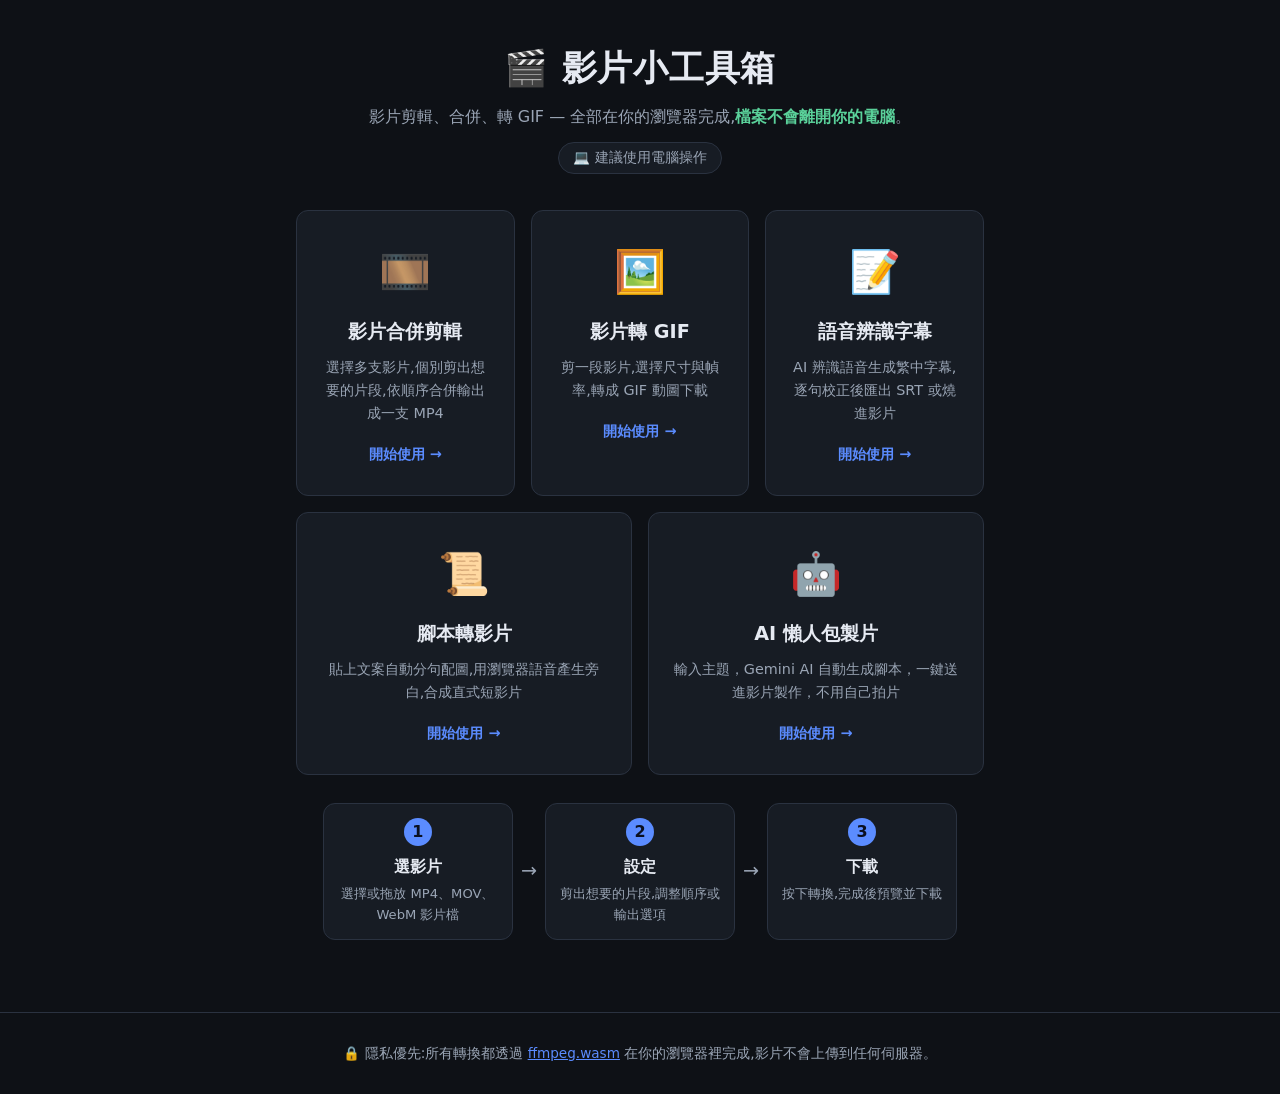
<file: index.html>
<!DOCTYPE html>
<html lang="zh-Hant">
<head>
  <meta charset="UTF-8">
  <meta name="viewport" content="width=device-width, initial-scale=1.0">
  <title>影片小工具箱</title>
  <meta name="description" content="在瀏覽器裡剪輯合併影片、把影片轉成 GIF,檔案不會上傳到任何伺服器。">
  <link rel="stylesheet" href="style.css">
  <link rel="icon" href="data:image/svg+xml,<svg xmlns='http://www.w3.org/2000/svg' viewBox='0 0 100 100'><text y='.9em' font-size='90'>🎬</text></svg>">
</head>
<body>
  <header class="site-header">
    <h1>🎬 影片小工具箱</h1>
    <p class="tagline">影片剪輯、合併、轉 GIF — 全部在你的瀏覽器完成,<strong>檔案不會離開你的電腦</strong>。</p>
    <p class="desktop-hint">💻 建議使用電腦操作</p>
  </header>

  <main>
    <section class="tool-menu" aria-label="工具選單">
      <a class="tool-card" href="merge.html">
        <div class="tool-icon" aria-hidden="true">🎞️</div>
        <h2>影片合併剪輯</h2>
        <p>選擇多支影片,個別剪出想要的片段,依順序合併輸出成一支 MP4</p>
        <span class="tool-go">開始使用 →</span>
      </a>
      <a class="tool-card" href="gif.html">
        <div class="tool-icon" aria-hidden="true">🖼️</div>
        <h2>影片轉 GIF</h2>
        <p>剪一段影片,選擇尺寸與幀率,轉成 GIF 動圖下載</p>
        <span class="tool-go">開始使用 →</span>
      </a>
      <a class="tool-card" href="subtitle.html">
        <div class="tool-icon" aria-hidden="true">📝</div>
        <h2>語音辨識字幕</h2>
        <p>AI 辨識語音生成繁中字幕,逐句校正後匯出 SRT 或燒進影片</p>
        <span class="tool-go">開始使用 →</span>
      </a>
      <a class="tool-card" href="script.html">
        <div class="tool-icon" aria-hidden="true">📜</div>
        <h2>腳本轉影片</h2>
        <p>貼上文案自動分句配圖,用瀏覽器語音產生旁白,合成直式短影片</p>
        <span class="tool-go">開始使用 →</span>
      </a>
      <a class="tool-card" href="aistudio.html">
        <div class="tool-icon" aria-hidden="true">🤖</div>
        <h2>AI 懶人包製片</h2>
        <p>輸入主題，Gemini AI 自動生成腳本，一鍵送進影片製作，不用自己拍片</p>
        <span class="tool-go">開始使用 →</span>
      </a>
    </section>

    <section class="steps" aria-label="使用說明">
      <div class="step">
        <div class="step-num">1</div>
        <h2>選影片</h2>
        <p>選擇或拖放 MP4、MOV、WebM 影片檔</p>
      </div>
      <div class="step-arrow" aria-hidden="true">→</div>
      <div class="step">
        <div class="step-num">2</div>
        <h2>設定</h2>
        <p>剪出想要的片段,調整順序或輸出選項</p>
      </div>
      <div class="step-arrow" aria-hidden="true">→</div>
      <div class="step">
        <div class="step-num">3</div>
        <h2>下載</h2>
        <p>按下轉換,完成後預覽並下載</p>
      </div>
    </section>
  </main>

  <footer class="site-footer">
    <p>🔒 隱私優先:所有轉換都透過 <a href="https://ffmpegwasm.netlify.app/" target="_blank" rel="noopener">ffmpeg.wasm</a> 在你的瀏覽器裡完成,影片不會上傳到任何伺服器。</p>
  </footer>
</body>
</html>
</file>
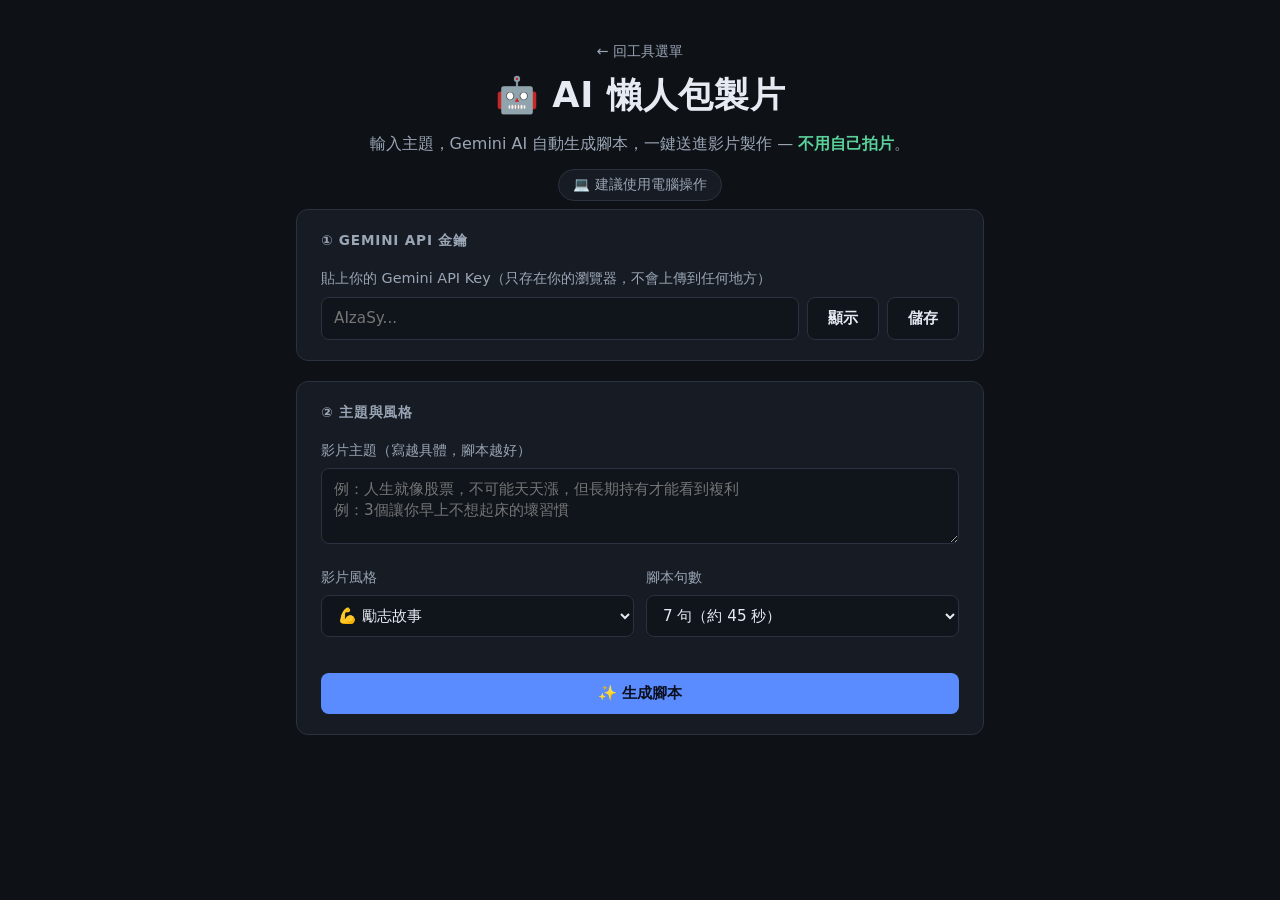
<file: aistudio.html>
<!DOCTYPE html>
<html lang="zh-Hant">
<head>
  <meta charset="UTF-8">
  <meta name="viewport" content="width=device-width, initial-scale=1.0">
  <title>AI 懶人包製片 — 影片小工具箱</title>
  <link rel="stylesheet" href="style.css">
  <link rel="icon" href="data:image/svg+xml,<svg xmlns='http://www.w3.org/2000/svg' viewBox='0 0 100 100'><text y='.9em' font-size='90'>🤖</text></svg>">
  <style>
    .card {
      background: var(--bg-card);
      border: 1px solid var(--border);
      border-radius: var(--radius);
      padding: 20px 24px;
      margin-bottom: 20px;
    }
    .card-title {
      margin: 0 0 16px;
      font-size: 0.85rem;
      color: var(--text-dim);
      text-transform: uppercase;
      letter-spacing: 0.06em;
    }
    label {
      display: block;
      margin-bottom: 6px;
      font-size: 0.9rem;
      color: var(--text-dim);
    }
    input[type=text], input[type=password], textarea, select {
      width: 100%;
      background: var(--bg-inset);
      border: 1px solid var(--border);
      border-radius: 8px;
      color: var(--text);
      padding: 10px 12px;
      font-size: 0.95rem;
      font-family: inherit;
      outline: none;
      transition: border-color .2s;
    }
    input[type=text]:focus, input[type=password]:focus,
    textarea:focus, select:focus { border-color: var(--accent); }
    .key-row { display: flex; gap: 8px; }
    .key-row input { flex: 1; }
    .grid2 { display: grid; grid-template-columns: 1fr 1fr; gap: 12px; margin-bottom: 16px; }
    textarea#script-output { min-height: 220px; resize: vertical; line-height: 1.9; }
    .btn {
      display: inline-flex;
      align-items: center;
      gap: 6px;
      padding: 10px 20px;
      border-radius: 8px;
      font-size: 0.95rem;
      font-weight: 600;
      cursor: pointer;
      border: none;
      font-family: inherit;
      transition: background .15s, opacity .15s, filter .15s;
    }
    .btn:disabled { opacity: 0.45; cursor: not-allowed; }
    .btn-primary { background: var(--accent); color: var(--accent-text); }
    .btn-primary:not(:disabled):hover { background: var(--accent-hover); }
    .btn-ghost { background: var(--bg-inset); color: var(--text); border: 1px solid var(--border); }
    .btn-ghost:hover { border-color: var(--accent); color: var(--accent); }
    .btn-go { background: var(--ok); color: #0b1a12; }
    .btn-go:hover { filter: brightness(1.1); }
    .btn-full { width: 100%; justify-content: center; }
    .btn-row { display: flex; gap: 10px; flex-wrap: wrap; margin-top: 16px; }
    .status {
      display: none;
      padding: 10px 14px;
      border-radius: 8px;
      font-size: 0.9rem;
      margin-top: 12px;
    }
    .status.show { display: block; }
    .status.loading { background: rgba(91,140,255,.1); color: var(--accent); border: 1px solid rgba(91,140,255,.3); }
    .status.error { background: rgba(255,122,122,.1); color: var(--error); border: 1px solid rgba(255,122,122,.3); }
    .status.ok { background: rgba(90,209,154,.1); color: var(--ok); border: 1px solid rgba(90,209,154,.3); }
    #result-card { display: none; }
    #result-card.show { display: block; }
    .meta-row { display: flex; justify-content: space-between; align-items: center; margin-top: 6px; }
    .char-count { font-size: 0.8rem; color: var(--text-dim); }
  </style>
</head>
<body>
  <header class="site-header">
    <p class="back-link"><a href="index.html">← 回工具選單</a></p>
    <h1>🤖 AI 懶人包製片</h1>
    <p class="tagline">輸入主題，Gemini AI 自動生成腳本，一鍵送進影片製作 — <strong>不用自己拍片</strong>。</p>
    <p class="desktop-hint">💻 建議使用電腦操作</p>
  </header>

  <main>

    <!-- ① API 金鑰 -->
    <div class="card">
      <h2 class="card-title">① Gemini API 金鑰</h2>
      <label>貼上你的 Gemini API Key（只存在你的瀏覽器，不會上傳到任何地方）</label>
      <div class="key-row">
        <input type="password" id="api-key" placeholder="AIzaSy..." autocomplete="off" spellcheck="false">
        <button class="btn btn-ghost" id="toggle-key">顯示</button>
        <button class="btn btn-ghost" id="save-key">儲存</button>
      </div>
      <div id="key-status" class="status"></div>
    </div>

    <!-- ② 主題與風格 -->
    <div class="card">
      <h2 class="card-title">② 主題與風格</h2>
      <label>影片主題（寫越具體，腳本越好）</label>
      <textarea id="topic" rows="3"
        placeholder="例：人生就像股票，不可能天天漲，但長期持有才能看到複利&#10;例：3個讓你早上不想起床的壞習慣"></textarea>

      <div class="grid2" style="margin-top:14px;">
        <div>
          <label>影片風格</label>
          <select id="style">
            <option value="勵志故事" selected>💪 勵志故事</option>
            <option value="知識分享">📚 知識分享</option>
            <option value="生活觀察">☕ 生活觀察</option>
            <option value="幽默趣味">😄 幽默趣味</option>
            <option value="職場建議">💼 職場建議</option>
          </select>
        </div>
        <div>
          <label>腳本句數</label>
          <select id="count">
            <option value="5">5 句（約 30 秒）</option>
            <option value="7" selected>7 句（約 45 秒）</option>
            <option value="10">10 句（約 60 秒）</option>
          </select>
        </div>
      </div>

      <button class="btn btn-primary btn-full" id="generate-btn">✨ 生成腳本</button>
      <div id="gen-status" class="status"></div>
    </div>

    <!-- ③ 生成結果 -->
    <div class="card" id="result-card">
      <h2 class="card-title">③ 生成結果（可直接修改）</h2>
      <textarea id="script-output"></textarea>
      <div class="meta-row">
        <span class="char-count" id="char-count"></span>
        <button class="btn btn-ghost" id="regen-btn" style="padding:6px 14px; font-size:0.85rem;">🔄 重新生成</button>
      </div>
      <div class="btn-row">
        <button class="btn btn-go" id="go-btn">🎬 帶到腳本轉影片 →</button>
      </div>
    </div>

  </main>

  <script>
  (function () {
    const KEY_STORE = 'gemini-api-key';
    const HANDOFF_STORE = 'aistudio-handoff';

    const apiKeyEl   = document.getElementById('api-key');
    const toggleBtn  = document.getElementById('toggle-key');
    const saveBtn    = document.getElementById('save-key');
    const keyStatus  = document.getElementById('key-status');
    const topicEl    = document.getElementById('topic');
    const styleEl    = document.getElementById('style');
    const countEl    = document.getElementById('count');
    const genBtn     = document.getElementById('generate-btn');
    const genStatus  = document.getElementById('gen-status');
    const resultCard = document.getElementById('result-card');
    const outputEl   = document.getElementById('script-output');
    const charCount  = document.getElementById('char-count');
    const regenBtn   = document.getElementById('regen-btn');
    const goBtn      = document.getElementById('go-btn');

    // 載入已儲存的 key
    const savedKey = localStorage.getItem(KEY_STORE);
    if (savedKey) {
      apiKeyEl.value = savedKey;
      setStatus(keyStatus, 'ok', '✓ 已載入儲存的 API Key');
    }

    // 顯示 / 隱藏 key
    toggleBtn.addEventListener('click', () => {
      const show = apiKeyEl.type === 'password';
      apiKeyEl.type = show ? 'text' : 'password';
      toggleBtn.textContent = show ? '隱藏' : '顯示';
    });

    // 儲存 key
    saveBtn.addEventListener('click', () => {
      const k = apiKeyEl.value.trim();
      if (!k) { setStatus(keyStatus, 'error', '請先輸入 API Key'); return; }
      localStorage.setItem(KEY_STORE, k);
      setStatus(keyStatus, 'ok', '✓ API Key 已儲存到瀏覽器');
    });

    // 生成腳本
    genBtn.addEventListener('click', generate);
    regenBtn.addEventListener('click', generate);

    async function pickModel(key) {
      const prefer = ['gemini-2.0-flash', 'gemini-1.5-flash', 'gemini-1.5-pro', 'gemini-pro', 'gemini-1.0-pro'];
      try {
        const r = await fetch(`https://generativelanguage.googleapis.com/v1beta/models?key=${key}`);
        if (r.ok) {
          const d = await r.json();
          const names = (d.models || [])
            .filter(m => (m.supportedGenerationMethods || []).includes('generateContent'))
            .map(m => m.name.replace('models/', ''));
          for (const p of prefer) {
            if (names.some(n => n.startsWith(p))) return names.find(n => n.startsWith(p));
          }
          if (names.length) return names[0];
        }
      } catch (_) {}
      return 'gemini-2.0-flash';
    }

    async function generate() {
      const key = apiKeyEl.value.trim() || localStorage.getItem(KEY_STORE) || '';
      if (!key) { setStatus(genStatus, 'error', '請先輸入並儲存 Gemini API Key ↑'); return; }

      const topic = topicEl.value.trim();
      if (!topic) { setStatus(genStatus, 'error', '請輸入影片主題'); topicEl.focus(); return; }

      const style = styleEl.value;
      const count = countEl.value;

      genBtn.disabled = true;
      regenBtn.disabled = true;
      setStatus(genStatus, 'loading', '⏳ AI 正在生成腳本，請稍候…');

      const prompt = `你是一位擅長製作短影片腳本的台灣創作者，使用繁體中文。
請根據以下主題，生成一段適合直式短影片（60 秒內）的旁白腳本。

要求：
- 共 ${count} 句，每句獨立一行
- 每句 20–40 個中文字
- 口語化、有節奏感、適合朗讀
- 第一句必須是強力 Hook（讓人想繼續看下去）
- 最後一句要有有力的結尾或呼籲
- 風格：${style}
- 只輸出腳本句子，每句一行，不要編號、不要標題、不要任何說明文字

主題：${topic}`;

      try {
        // 自動偵測可用模型
        const model = await pickModel(key);
        setStatus(genStatus, 'loading', `⏳ 使用模型 ${model}，生成中…`);

        const res = await fetch(
          `https://generativelanguage.googleapis.com/v1beta/models/${model}:generateContent?key=${key}`,
          {
            method: 'POST',
            headers: { 'Content-Type': 'application/json' },
            body: JSON.stringify({ contents: [{ parts: [{ text: prompt }] }] })
          }
        );

        if (!res.ok) {
          const err = await res.json().catch(() => ({}));
          throw new Error(err?.error?.message || `HTTP ${res.status}`);
        }

        const data = await res.json();
        const raw = data?.candidates?.[0]?.content?.parts?.[0]?.text || '';
        if (!raw) throw new Error('AI 沒有回傳內容，請再試一次');

        // 清理：去掉編號、粗體符號、多餘空行
        const cleaned = raw
          .trim()
          .split('\n')
          .map(l => l.replace(/^\d+[\.\、\)]\s*/, '').replace(/\*\*/g, '').trim())
          .filter(l => l.length > 0)
          .join('\n');

        outputEl.value = cleaned;
        updateCount();
        resultCard.classList.add('show');
        setStatus(genStatus, 'ok', '✓ 腳本生成完成，可以直接修改');
        resultCard.scrollIntoView({ behavior: 'smooth', block: 'start' });

      } catch (e) {
        setStatus(genStatus, 'error', '❌ 生成失敗：' + e.message);
      } finally {
        genBtn.disabled = false;
        regenBtn.disabled = false;
      }
    }

    outputEl.addEventListener('input', updateCount);

    function updateCount() {
      const lines = outputEl.value.trim().split('\n').filter(l => l.trim());
      const chars = outputEl.value.replace(/\s/g, '').length;
      charCount.textContent = `${lines.length} 句 · ${chars} 字`;
    }

    // 帶到腳本轉影片
    goBtn.addEventListener('click', () => {
      const script = outputEl.value.trim();
      if (!script) return;
      localStorage.setItem(HANDOFF_STORE, script);
      window.location.href = 'script.html?from=aistudio';
    });

    function setStatus(el, type, msg) {
      el.className = `status show ${type}`;
      el.textContent = msg;
    }
  })();
  </script>
</body>
</html>
</file>
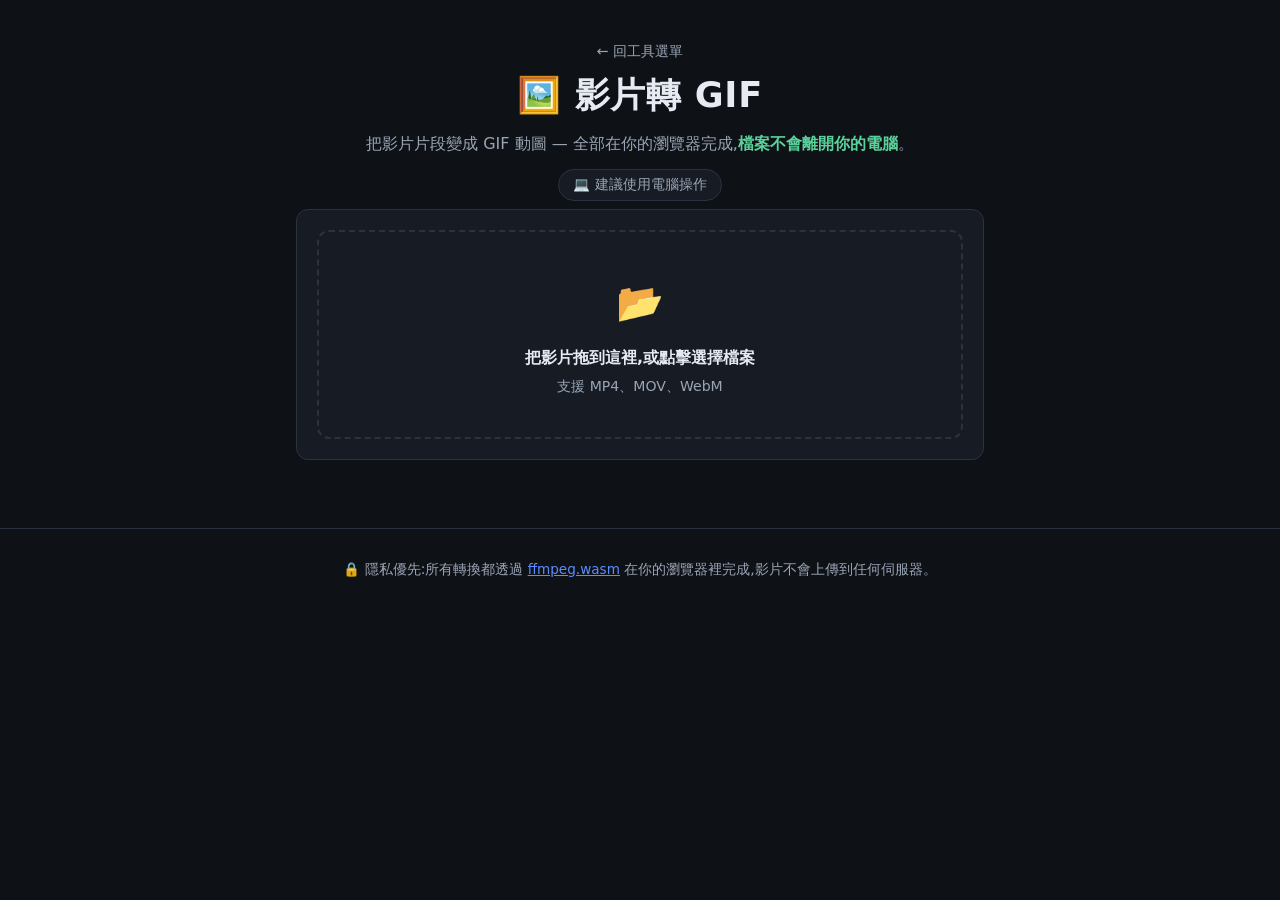
<file: gif.html>
<!DOCTYPE html>
<html lang="zh-Hant">
<head>
  <meta charset="UTF-8">
  <meta name="viewport" content="width=device-width, initial-scale=1.0">
  <title>影片轉 GIF — 影片小工具箱</title>
  <meta name="description" content="在瀏覽器裡把影片轉成 GIF,檔案不會上傳到任何伺服器。">
  <link rel="stylesheet" href="style.css">
  <link rel="icon" href="data:image/svg+xml,<svg xmlns='http://www.w3.org/2000/svg' viewBox='0 0 100 100'><text y='.9em' font-size='90'>🖼️</text></svg>">
</head>
<body>
  <header class="site-header">
    <p class="back-link"><a href="index.html">← 回工具選單</a></p>
    <h1>🖼️ 影片轉 GIF</h1>
    <p class="tagline">把影片片段變成 GIF 動圖 — 全部在你的瀏覽器完成,<strong>檔案不會離開你的電腦</strong>。</p>
    <p class="desktop-hint">💻 建議使用電腦操作</p>
  </header>

  <main>
    <!-- 步驟 1:選擇檔案 -->
    <section class="card" id="pick-card">
      <div id="drop-zone" class="drop-zone" tabindex="0" role="button" aria-label="選擇或拖放影片檔">
        <div class="drop-icon" aria-hidden="true">📂</div>
        <p class="drop-title">把影片拖到這裡,或點擊選擇檔案</p>
        <p class="drop-hint">支援 MP4、MOV、WebM</p>
        <input type="file" id="file-input" accept="video/mp4,video/quicktime,video/webm,.mp4,.mov,.webm" hidden>
      </div>
      <p id="file-error" class="error-msg" hidden></p>
    </section>

    <!-- 步驟 2:預覽與設定 -->
    <section class="card workspace" id="workspace" hidden>
      <div class="file-info">
        <span id="file-name"></span>
        <button type="button" id="change-file-btn" class="btn btn-ghost">換一個影片</button>
      </div>

      <video id="video-preview" controls playsinline></video>

      <fieldset class="trim">
        <legend>剪輯片段</legend>
        <div class="trim-row">
          <label for="start-range">開始時間</label>
          <input type="range" id="start-range" min="0" max="0" step="0.1" value="0">
          <input type="number" id="start-input" min="0" step="0.1" value="0"> 秒
          <button type="button" class="btn btn-small" id="start-now-btn" title="把開始時間設為影片目前播放的位置">取目前位置</button>
        </div>
        <div class="trim-row">
          <label for="end-range">結束時間</label>
          <input type="range" id="end-range" min="0" max="0" step="0.1" value="0">
          <input type="number" id="end-input" min="0" step="0.1" value="0"> 秒
          <button type="button" class="btn btn-small" id="end-now-btn" title="把結束時間設為影片目前播放的位置">取目前位置</button>
        </div>
        <p class="trim-summary">片段長度:<strong id="clip-length">0</strong> 秒
          <button type="button" class="btn btn-small" id="play-clip-btn">▶ 播放此片段</button>
        </p>
        <p id="length-warning" class="warn-msg" hidden></p>
      </fieldset>

      <fieldset class="options">
        <legend>GIF 設定</legend>
        <div class="option-group" role="radiogroup" aria-label="GIF 尺寸">
          <span class="option-label">尺寸</span>
          <label class="chip"><input type="radio" name="size" value="240"><span>小(寬 240px)</span></label>
          <label class="chip"><input type="radio" name="size" value="360" checked><span>中(寬 360px)</span></label>
          <label class="chip"><input type="radio" name="size" value="480"><span>大(寬 480px)</span></label>
        </div>
        <div class="option-group" role="radiogroup" aria-label="幀率">
          <span class="option-label">幀率</span>
          <label class="chip"><input type="radio" name="fps" value="8"><span>8 fps(檔案較小)</span></label>
          <label class="chip"><input type="radio" name="fps" value="12" checked><span>12 fps(建議)</span></label>
          <label class="chip"><input type="radio" name="fps" value="15"><span>15 fps</span></label>
          <label class="chip"><input type="radio" name="fps" value="24"><span>24 fps(較流暢)</span></label>
        </div>
      </fieldset>

      <button type="button" id="convert-btn" class="btn btn-primary">🚀 開始轉換</button>

      <!-- 進度 -->
      <div id="progress-area" class="progress-area" hidden>
        <p id="progress-text">準備中…</p>
        <div class="progress-track"><div id="progress-bar" class="progress-bar"></div></div>
        <button type="button" id="cancel-btn" class="btn btn-ghost">取消</button>
      </div>
      <p id="convert-error" class="error-msg" hidden></p>
    </section>

    <!-- 步驟 3:結果 -->
    <section class="card" id="result-card" hidden>
      <h2 class="result-title">✅ 轉換完成!</h2>
      <img id="gif-preview" alt="轉換完成的 GIF 預覽">
      <p class="result-meta">檔案大小:<strong id="gif-size"></strong></p>
      <p id="size-warning" class="warn-msg" hidden></p>
      <div class="result-actions">
        <a id="download-btn" class="btn btn-primary" download="output.gif">⬇ 下載 GIF</a>
        <button type="button" id="again-btn" class="btn btn-ghost">調整設定再轉一次</button>
      </div>
    </section>
  </main>

  <footer class="site-footer">
    <p>🔒 隱私優先:所有轉換都透過 <a href="https://ffmpegwasm.netlify.app/" target="_blank" rel="noopener">ffmpeg.wasm</a> 在你的瀏覽器裡完成,影片不會上傳到任何伺服器。</p>
  </footer>

  <script src="ffmpeg-loader.js"></script>
  <script src="gif.js"></script>
</body>
</html>
</file>
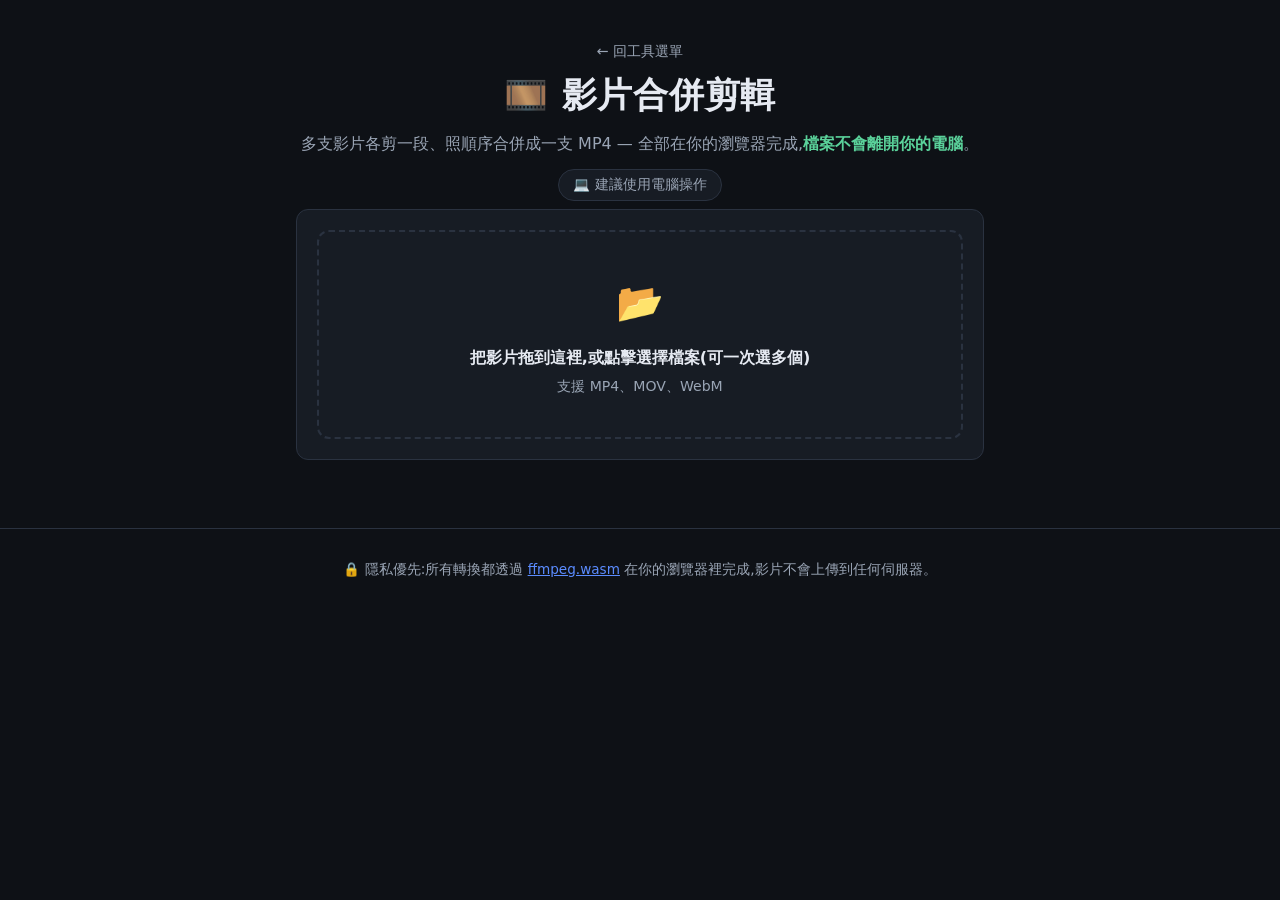
<file: merge.html>
<!DOCTYPE html>
<html lang="zh-Hant">
<head>
  <meta charset="UTF-8">
  <meta name="viewport" content="width=device-width, initial-scale=1.0">
  <title>影片合併剪輯 — 影片小工具箱</title>
  <meta name="description" content="在瀏覽器裡剪輯並合併多支影片,檔案不會上傳到任何伺服器。">
  <link rel="stylesheet" href="style.css">
  <link rel="icon" href="data:image/svg+xml,<svg xmlns='http://www.w3.org/2000/svg' viewBox='0 0 100 100'><text y='.9em' font-size='90'>🎞️</text></svg>">
</head>
<body>
  <header class="site-header">
    <p class="back-link"><a href="index.html">← 回工具選單</a></p>
    <h1>🎞️ 影片合併剪輯</h1>
    <p class="tagline">多支影片各剪一段、照順序合併成一支 MP4 — 全部在你的瀏覽器完成,<strong>檔案不會離開你的電腦</strong>。</p>
    <p class="desktop-hint">💻 建議使用電腦操作</p>
  </header>

  <main>
    <!-- 選擇檔案 -->
    <section class="card">
      <div id="drop-zone" class="drop-zone" tabindex="0" role="button" aria-label="選擇或拖放多個影片檔">
        <div class="drop-icon" aria-hidden="true">📂</div>
        <p class="drop-title">把影片拖到這裡,或點擊選擇檔案(可一次選多個)</p>
        <p class="drop-hint">支援 MP4、MOV、WebM</p>
        <input type="file" id="file-input" accept="video/mp4,video/quicktime,video/webm,.mp4,.mov,.webm" multiple hidden>
      </div>
      <p id="file-error" class="error-msg" hidden></p>
    </section>

    <!-- 影片清單 -->
    <section class="card" id="list-card" hidden>
      <div class="list-header">
        <h2 class="section-title">影片清單(依此順序合併)</h2>
        <p class="list-total">總檔案大小:<strong id="total-size">0</strong></p>
      </div>
      <p class="list-hint">拖曳 ⠿ 或使用 ↑↓ 調整順序;點「✂ 剪輯」設定每支影片要保留的片段。</p>
      <p id="total-warning" class="warn-msg" hidden></p>
      <ul id="video-list" class="video-list"></ul>
      <button type="button" id="add-more-btn" class="btn btn-ghost">＋ 再加入影片</button>
    </section>

    <!-- 剪輯編輯器 -->
    <section class="card" id="editor-card" hidden>
      <div class="file-info">
        <span>✂ 剪輯:<strong id="editor-name"></strong></span>
        <button type="button" id="editor-close-btn" class="btn btn-ghost">完成</button>
      </div>

      <video id="editor-video" controls playsinline></video>

      <fieldset class="trim">
        <legend>保留的片段</legend>
        <div class="trim-row">
          <label for="start-range">開始時間</label>
          <input type="range" id="start-range" min="0" max="0" step="0.1" value="0">
          <input type="number" id="start-input" min="0" step="0.1" value="0"> 秒
          <button type="button" class="btn btn-small" id="start-now-btn" title="把開始時間設為影片目前播放的位置">取目前位置</button>
        </div>
        <div class="trim-row">
          <label for="end-range">結束時間</label>
          <input type="range" id="end-range" min="0" max="0" step="0.1" value="0">
          <input type="number" id="end-input" min="0" step="0.1" value="0"> 秒
          <button type="button" class="btn btn-small" id="end-now-btn" title="把結束時間設為影片目前播放的位置">取目前位置</button>
        </div>
        <p class="trim-summary">保留長度:<strong id="clip-length">0</strong> 秒
          <button type="button" class="btn btn-small" id="play-clip-btn">▶ 播放此片段</button>
        </p>
      </fieldset>
    </section>

    <!-- 合併 -->
    <section class="card" id="merge-card" hidden>
      <p class="merge-summary">共 <strong id="merge-count">0</strong> 支影片,合併後總長約 <strong id="merge-length">0</strong> 秒</p>

      <fieldset class="options">
        <legend>自動剪輯</legend>
        <label class="switch-row">
          <input type="checkbox" id="autocut-toggle">
          <span class="switch-track" aria-hidden="true"></span>
          <span class="switch-label">🔇 自動剪輯:偵測無聲/停頓片段並剪掉</span>
        </label>
        <div id="autocut-settings" hidden>
          <div class="option-group" role="radiogroup" aria-label="靈敏度">
            <span class="option-label">靈敏度</span>
            <label class="chip"><input type="radio" name="sensitivity" value="conservative"><span>保守(只剪 1.5 秒以上空白)</span></label>
            <label class="chip"><input type="radio" name="sensitivity" value="standard" checked><span>標準(剪 0.8 秒以上停頓)</span></label>
            <label class="chip"><input type="radio" name="sensitivity" value="aggressive"><span>積極(連 0.4 秒短停頓都剪)</span></label>
          </div>
          <p class="merge-hint">剪除片段前後會各保留約 0.15 秒緩衝,避免切到說話的開頭結尾。
            分析完成後會先列出要剪掉的片段讓你確認,<strong>不會直接剪</strong>。</p>
        </div>
      </fieldset>

      <p class="merge-hint">💡 影片會逐支重新編碼後合併,速度較慢,長片請耐心等候。</p>
      <button type="button" id="merge-btn" class="btn btn-primary">🚀 合併輸出 MP4</button>

      <div id="progress-area" class="progress-area" hidden>
        <p id="progress-text">準備中…</p>
        <div class="progress-track"><div id="progress-bar" class="progress-bar"></div></div>
        <button type="button" id="cancel-btn" class="btn btn-ghost">取消</button>
      </div>
      <p id="merge-error" class="error-msg" hidden></p>
    </section>

    <!-- 自動剪輯預覽與確認 -->
    <section class="card" id="preview-card" hidden>
      <h2 class="section-title">🔍 自動剪輯預覽</h2>
      <ul id="analysis-notes" class="analysis-notes" hidden></ul>
      <p id="no-cuts-msg" class="merge-hint" hidden>沒有偵測到可剪除的無聲片段;按「確認並合併」會保留全部內容。</p>
      <ul id="cut-list" class="cut-list"></ul>
      <p class="cut-stats">原始總長度 <strong id="stat-before"></strong> → 剪輯後約 <strong id="stat-after"></strong>,省下 <strong id="stat-saved"></strong></p>
      <p id="empty-warning" class="warn-msg" hidden></p>
      <div class="result-actions">
        <button type="button" id="confirm-merge-btn" class="btn btn-primary">✅ 確認並合併</button>
        <button type="button" id="preview-cancel-btn" class="btn btn-ghost">返回調整</button>
      </div>
    </section>

    <!-- 結果 -->
    <section class="card" id="result-card" hidden>
      <h2 class="result-title">✅ 合併完成!</h2>
      <video id="result-video" controls playsinline></video>
      <p class="result-meta">檔案大小:<strong id="result-size"></strong></p>
      <div class="result-actions">
        <a id="download-btn" class="btn btn-primary" download="merged.mp4">⬇ 下載 MP4</a>
        <button type="button" id="subtitle-btn" class="btn">📝 為這支影片生成字幕</button>
        <button type="button" id="publish-btn" class="btn">📦 產生發佈包</button>
      </div>
    </section>
  </main>

  <footer class="site-footer">
    <p>🔒 隱私優先:所有轉換都透過 <a href="https://ffmpegwasm.netlify.app/" target="_blank" rel="noopener">ffmpeg.wasm</a> 在你的瀏覽器裡完成,影片不會上傳到任何伺服器。</p>
  </footer>

  <script src="ffmpeg-loader.js"></script>
  <script src="merge.js"></script>
</body>
</html>
</file>
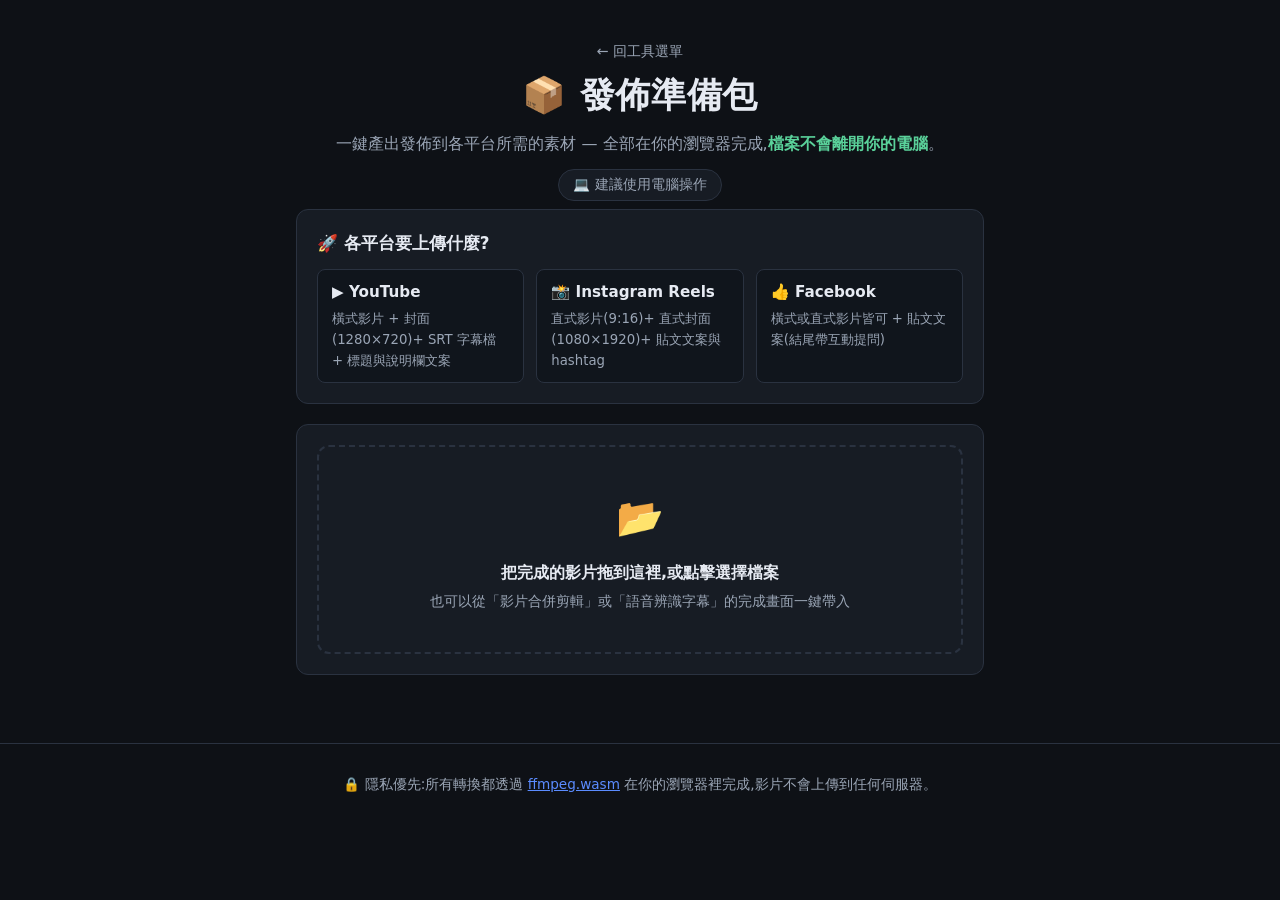
<file: publish.html>
<!DOCTYPE html>
<html lang="zh-Hant">
<head>
  <meta charset="UTF-8">
  <meta name="viewport" content="width=device-width, initial-scale=1.0">
  <title>發佈準備包 — 影片小工具箱</title>
  <meta name="description" content="一鍵產出發佈到 YouTube / IG / Facebook 所需的影片版本、封面、字幕與文案素材,全部在瀏覽器完成。">
  <link rel="stylesheet" href="style.css">
  <link rel="icon" href="data:image/svg+xml,<svg xmlns='http://www.w3.org/2000/svg' viewBox='0 0 100 100'><text y='.9em' font-size='90'>📦</text></svg>">
</head>
<body>
  <header class="site-header">
    <p class="back-link"><a href="index.html">← 回工具選單</a></p>
    <h1>📦 發佈準備包</h1>
    <p class="tagline">一鍵產出發佈到各平台所需的素材 — 全部在你的瀏覽器完成,<strong>檔案不會離開你的電腦</strong>。</p>
    <p class="desktop-hint">💻 建議使用電腦操作</p>
  </header>

  <main>
    <!-- 發佈流程說明 -->
    <section class="card">
      <h2 class="section-title">🚀 各平台要上傳什麼?</h2>
      <div class="platform-guide">
        <div class="platform">
          <h3>▶️ YouTube</h3>
          <p>橫式影片 + 封面(1280×720)+ SRT 字幕檔 + 標題與說明欄文案</p>
        </div>
        <div class="platform">
          <h3>📸 Instagram Reels</h3>
          <p>直式影片(9:16)+ 直式封面(1080×1920)+ 貼文文案與 hashtag</p>
        </div>
        <div class="platform">
          <h3>👍 Facebook</h3>
          <p>橫式或直式影片皆可 + 貼文文案(結尾帶互動提問)</p>
        </div>
      </div>
    </section>

    <!-- 選擇檔案(直接進入此頁時的備援) -->
    <section class="card" id="pick-card">
      <div id="drop-zone" class="drop-zone" tabindex="0" role="button" aria-label="選擇或拖放影片檔">
        <div class="drop-icon" aria-hidden="true">📂</div>
        <p class="drop-title">把完成的影片拖到這裡,或點擊選擇檔案</p>
        <p class="drop-hint">也可以從「影片合併剪輯」或「語音辨識字幕」的完成畫面一鍵帶入</p>
        <input type="file" id="file-input" accept="video/mp4,video/quicktime,video/webm,.mp4,.mov,.webm" hidden>
      </div>
      <p id="file-error" class="error-msg" hidden></p>
    </section>

    <!-- 工作區 -->
    <div id="workspace" hidden>

      <!-- 區塊一:影片版本 -->
      <section class="card">
        <h2 class="section-title">🎬 影片版本</h2>
        <div class="file-info">
          <span id="file-name"></span>
          <button type="button" id="change-file-btn" class="btn btn-ghost">換一個影片</button>
        </div>
        <video id="video-preview" controls playsinline></video>

        <div class="version-row">
          <div>
            <h3 class="version-title">橫式原片</h3>
            <p class="version-desc">維持原始比例,適用 YouTube / Facebook。</p>
          </div>
          <a id="landscape-btn" class="btn btn-primary btn-inline">⬇ 下載橫式</a>
        </div>

        <div class="version-row portrait-block">
          <div>
            <h3 class="version-title">直式版本(9:16)</h3>
            <p class="version-desc">適用 IG Reels / YouTube Shorts。輸出 1080×1920(來源解析度不足時等比例縮小)。</p>
            <div class="option-group" role="radiogroup" aria-label="直式處理方式">
              <label class="chip"><input type="radio" name="portrait-mode" value="blur" checked><span>上下模糊背景(建議)</span></label>
              <label class="chip"><input type="radio" name="portrait-mode" value="black"><span>純黑邊</span></label>
              <label class="chip"><input type="radio" name="portrait-mode" value="crop"><span>裁切放大(裁掉左右)</span></label>
            </div>
            <p class="merge-hint">⏳ 直式轉換需要把整支影片重新編碼一次,速度較慢,請耐心等候。</p>
          </div>
          <button type="button" id="portrait-btn" class="btn btn-primary btn-inline">🔄 轉換直式版本</button>
        </div>

        <div id="portrait-progress" class="progress-area" hidden>
          <p id="portrait-progress-text">準備中…</p>
          <div class="progress-track"><div id="portrait-progress-bar" class="progress-bar"></div></div>
          <button type="button" id="portrait-cancel-btn" class="btn btn-ghost">取消</button>
        </div>
        <p id="portrait-error" class="error-msg" hidden></p>

        <div id="portrait-result" class="portrait-result" hidden>
          <video id="portrait-video" controls playsinline></video>
          <div class="result-actions">
            <a id="portrait-download-btn" class="btn btn-primary">⬇ 下載直式版本</a>
          </div>
        </div>
      </section>

      <!-- 區塊二:封面截圖 -->
      <section class="card">
        <h2 class="section-title">🖼️ 封面截圖</h2>
        <p class="list-hint">從下方縮圖挑一張,或把上方播放器拖到想要的畫面按「擷取此畫面」。</p>
        <div id="thumb-grid" class="thumb-grid"></div>
        <div class="result-actions">
          <button type="button" id="capture-btn" class="btn">📸 擷取播放器目前畫面</button>
        </div>
        <div id="cover-area" class="cover-area" hidden>
          <img id="cover-preview" alt="封面預覽">
          <div class="result-actions">
            <button type="button" id="cover-yt-btn" class="btn btn-primary">⬇ 封面 1280×720(YouTube)</button>
            <button type="button" id="cover-portrait-btn" class="btn btn-primary">⬇ 封面 1080×1920(直式)</button>
          </div>
        </div>
        <p id="cover-error" class="error-msg" hidden></p>
      </section>

      <!-- 區塊三:字幕檔 -->
      <section class="card">
        <h2 class="section-title">💬 字幕檔</h2>
        <p id="srt-hint" class="list-hint"></p>
        <div class="result-actions">
          <a id="srt-btn" class="btn btn-primary">⬇ 下載 SRT 字幕檔</a>
        </div>
      </section>

      <!-- 區塊四:文案提示詞 -->
      <section class="card">
        <h2 class="section-title">✍️ 文案提示詞</h2>
        <p id="copy-hint" class="list-hint">複製後貼到 Claude 或任何 AI 聊天工具即可生成標題、說明欄與各平台貼文文案。</p>
        <div class="result-actions">
          <button type="button" id="copy-prompt-btn" class="btn btn-primary">📋 複製文案提示詞</button>
        </div>
        <p id="copy-done" class="ok-msg" hidden>✅ 已複製到剪貼簿!</p>
      </section>

    </div>
  </main>

  <footer class="site-footer">
    <p>🔒 隱私優先:所有轉換都透過 <a href="https://ffmpegwasm.netlify.app/" target="_blank" rel="noopener">ffmpeg.wasm</a> 在你的瀏覽器裡完成,影片不會上傳到任何伺服器。</p>
  </footer>

  <script src="ffmpeg-loader.js"></script>
  <script src="publish.js"></script>
</body>
</html>
</file>
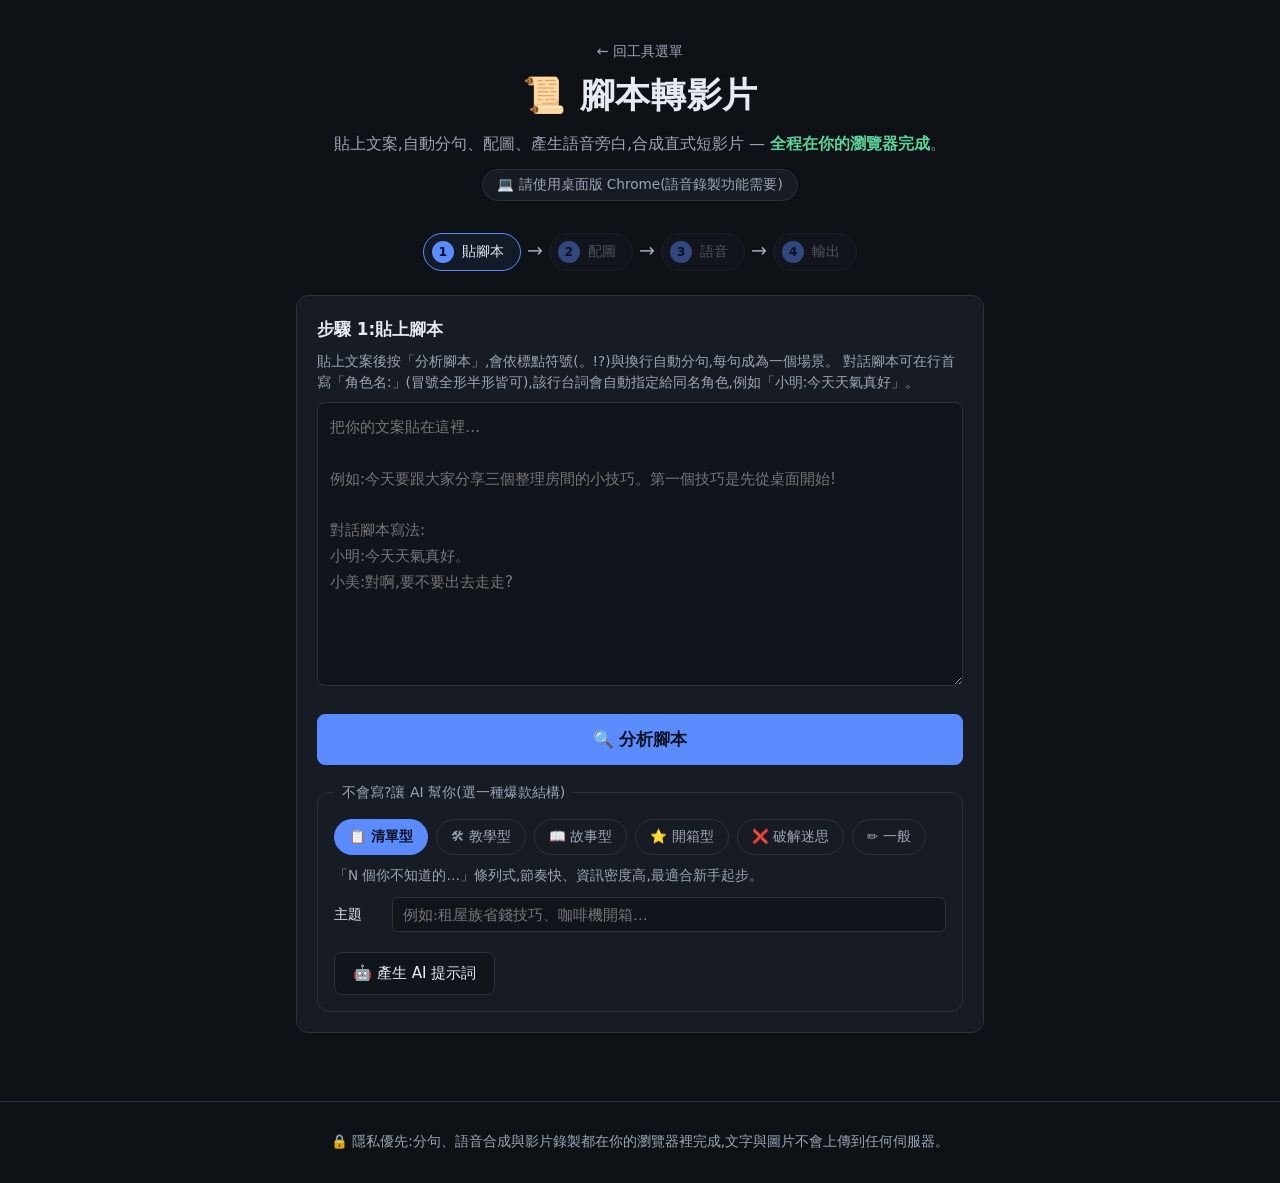
<file: script.html>
<!DOCTYPE html>
<html lang="zh-Hant">
<head>
  <meta charset="UTF-8">
  <meta name="viewport" content="width=device-width, initial-scale=1.0">
  <title>腳本轉影片 — 影片小工具箱</title>
  <meta name="description" content="貼上文案自動分句、配圖、產生語音旁白,在瀏覽器裡合成直式短影片,檔案不會上傳到任何伺服器。">
  <link rel="stylesheet" href="style.css">
  <link rel="icon" href="data:image/svg+xml,<svg xmlns='http://www.w3.org/2000/svg' viewBox='0 0 100 100'><text y='.9em' font-size='90'>📜</text></svg>">
</head>
<body>
  <header class="site-header">
    <p class="back-link"><a href="index.html">← 回工具選單</a></p>
    <h1>📜 腳本轉影片</h1>
    <p class="tagline">貼上文案,自動分句、配圖、產生語音旁白,合成直式短影片 — <strong>全程在你的瀏覽器完成</strong>。</p>
    <p class="desktop-hint">💻 請使用桌面版 Chrome(語音錄製功能需要)</p>
  </header>

  <main>
    <p id="support-warning" class="warn-msg" hidden></p>

    <!-- 步驟導覽 -->
    <nav class="wizard-nav" aria-label="步驟導覽">
      <button type="button" class="wizard-step is-active" data-step="1"><span class="step-num">1</span>貼腳本</button>
      <span class="step-arrow" aria-hidden="true">→</span>
      <button type="button" class="wizard-step" data-step="2" disabled><span class="step-num">2</span>配圖</button>
      <span class="step-arrow" aria-hidden="true">→</span>
      <button type="button" class="wizard-step" data-step="3" disabled><span class="step-num">3</span>語音</button>
      <span class="step-arrow" aria-hidden="true">→</span>
      <button type="button" class="wizard-step" data-step="4" disabled><span class="step-num">4</span>輸出</button>
    </nav>

    <!-- 步驟 1:貼上腳本 -->
    <section class="card" id="step-1">
      <h2 class="section-title">步驟 1:貼上腳本</h2>
      <p class="list-hint">貼上文案後按「分析腳本」,會依標點符號(。!?)與換行自動分句,每句成為一個場景。
        對話腳本可在行首寫「角色名:」(冒號全形半形皆可),該行台詞會自動指定給同名角色,例如「小明:今天天氣真好」。</p>
      <textarea id="script-input" class="script-input" rows="10"
        placeholder="把你的文案貼在這裡…&#10;&#10;例如:今天要跟大家分享三個整理房間的小技巧。第一個技巧是先從桌面開始!&#10;&#10;對話腳本寫法:&#10;小明:今天天氣真好。&#10;小美:對啊,要不要出去走走?"></textarea>
      <p id="split-result" class="ok-msg" hidden></p>
      <p id="step1-error" class="error-msg" hidden></p>
      <button type="button" id="analyze-btn" class="btn btn-primary">🔍 分析腳本</button>

      <fieldset class="tpl-box">
        <legend>不會寫?讓 AI 幫你(選一種爆款結構)</legend>
        <div class="option-group" role="radiogroup" aria-label="腳本結構範本">
          <label class="chip"><input type="radio" name="tpl" value="list" checked><span>📋 清單型</span></label>
          <label class="chip"><input type="radio" name="tpl" value="howto"><span>🛠 教學型</span></label>
          <label class="chip"><input type="radio" name="tpl" value="story"><span>📖 故事型</span></label>
          <label class="chip"><input type="radio" name="tpl" value="review"><span>⭐ 開箱型</span></label>
          <label class="chip"><input type="radio" name="tpl" value="myth"><span>❌ 破解迷思</span></label>
          <label class="chip"><input type="radio" name="tpl" value="plain"><span>✏️ 一般</span></label>
        </div>
        <p id="tpl-desc" class="list-hint"></p>
        <div class="field-row">
          <label for="tpl-topic">主題</label>
          <input type="text" id="tpl-topic" class="tpl-topic" placeholder="例如:租屋族省錢技巧、咖啡機開箱…">
        </div>
        <div class="wizard-actions">
          <button type="button" id="ai-prompt-btn" class="btn">🤖 產生 AI 提示詞</button>
        </div>
        <div id="ai-prompt-box" hidden>
          <p class="list-hint" style="margin-bottom:6px;">👇 複製下面這段提示詞,貼到 <strong>Claude / ChatGPT</strong> 讓 AI 幫你寫腳本,再把生成的腳本貼回上面的框框:</p>
          <textarea id="ai-prompt-text" class="script-input" rows="8" readonly></textarea>
          <button type="button" id="ai-prompt-copy" class="btn btn-primary" style="margin-top:8px;">📋 一鍵複製</button>
          <p id="ai-copy-msg" class="ok-msg" hidden></p>
        </div>
      </fieldset>
    </section>

    <!-- 步驟 2:設定每個場景 -->
    <section class="card" id="step-2" hidden>
      <h2 class="section-title">步驟 2:設定每個場景</h2>
      <p class="list-hint">每句是一個場景:文字可直接編輯(同時是字幕內容)、指定配音角色;
        點縮圖展開「素材與運鏡」可放 1~3 張圖片(多張會依語音時間平均分配、依序硬切出分鏡感,
        每張都能個別裁剪)並選擇運鏡效果;沒有圖片的場景用漸層背景+大字文字卡呈現。拖曳 ⠿ 手把可調整順序。</p>
      <div class="scene-search-row">
        <input type="text" id="scene-search" class="scene-search" placeholder="🔍 搜尋場景文字…">
        <span id="scene-search-count" class="scene-search-count" hidden></span>
      </div>
      <ol id="scene-list" class="scene-list"></ol>
      <button type="button" id="add-scene-btn" class="btn">＋ 新增場景</button>
      <button type="button" id="add-hook-btn" class="btn"
        title="插到最前面:前 3 秒抓住觀眾的標題卡">✨ 加片頭標題卡</button>
      <button type="button" id="add-cta-btn" class="btn"
        title="加到最後面:請觀眾追蹤/留言的結尾">📣 加片尾 CTA</button>
      <button type="button" id="batch-img-btn" class="btn"
        title="一次選多張圖,依場景順序自動分配">📦 批次配圖</button>
      <button type="button" id="batch-ai-btn" class="btn"
        title="對所有沒有素材的場景依序用 AI 生圖(需要 fal.ai API Key)">🎨 批次 AI 生圖</button>
      <button type="button" id="batch-ai-cancel" class="btn" hidden>⏹ 取消批次生圖</button>
      <div class="batch-ai-row" id="batch-ai-status" hidden>
        <span id="batch-ai-text"></span>
        <div class="progress-track" style="flex:1;max-width:200px"><div id="batch-ai-bar" class="progress-bar"></div></div>
      </div>
      <p id="batch-ok-msg" class="ok-msg" hidden></p>
      <p id="step2-error" class="error-msg" hidden></p>
      <input type="file" id="scene-img-input" accept="image/*,video/mp4,video/webm" hidden>
      <input type="file" id="batch-img-input" accept="image/*,video/mp4,video/webm" multiple hidden>
      <input type="file" id="scene-sfx-input" accept="audio/*,.mp3,.wav,.ogg" hidden>
      <div class="wizard-actions">
        <button type="button" class="btn" data-goto="1">← 上一步</button>
        <button type="button" class="btn btn-primary btn-inline" data-goto="3">下一步:語音與樣式 →</button>
      </div>
    </section>

    <!-- 步驟 3:語音與字幕樣式 -->
    <section class="card" id="step-3" hidden>
      <h2 class="section-title">步驟 3:語音與字幕樣式</h2>

      <fieldset>
        <legend>語音角色</legend>
        <p class="list-hint">建立多個角色(最多 6 個),每個角色有自己的音色、語速、音調;
          每句台詞可在步驟 2 的場景卡片選擇由誰唸。「旁白」是預設角色,不可刪除。</p>
        <p id="voice-warning" class="warn-msg" hidden></p>
        <p id="male-voice-hint" class="warn-msg" hidden>💡 此裝置沒有男聲語音,可用音調滑桿調低模擬低沉聲線。</p>
        <ul id="char-list" class="char-list"></ul>
        <button type="button" id="add-char-btn" class="btn">＋ 新增角色</button>
        <p id="char-error" class="error-msg" hidden></p>
      </fieldset>

      <fieldset>
        <legend>背景音樂(BGM)</legend>
        <div class="bgm-row">
          <button type="button" id="bgm-btn" class="btn">🎵 上傳背景音樂</button>
          <span id="bgm-name" class="bgm-name">未設定</span>
          <button type="button" id="bgm-remove" class="btn btn-small" hidden>✕ 移除</button>
        </div>
        <div class="field-row">
          <label for="bgm-volume">音量</label>
          <input type="range" id="bgm-volume" min="0" max="100" step="1" value="25">
          <span id="bgm-volume-val" class="range-val">25%</span>
        </div>
        <p class="list-hint">mp3 / wav / ogg,上限 15MB。BGM 會循環播放到影片結束並在結尾淡出 1 秒;
          有語音時會自動降到設定音量的 40%(語音結束後 0.5 秒內恢復)。</p>
        <p id="bgm-error" class="error-msg" hidden></p>
        <input type="file" id="bgm-input" accept="audio/*,.mp3,.wav,.ogg" hidden>
      </fieldset>

      <fieldset>
        <legend>字幕樣式</legend>
        <div class="option-group" role="radiogroup" aria-label="字幕字體大小">
          <span class="option-label">大小</span>
          <label class="chip"><input type="radio" name="sub-size" value="large"><span>大</span></label>
          <label class="chip"><input type="radio" name="sub-size" value="medium" checked><span>中</span></label>
          <label class="chip"><input type="radio" name="sub-size" value="small"><span>小</span></label>
        </div>
        <div class="option-group" role="radiogroup" aria-label="字幕位置">
          <span class="option-label">位置</span>
          <label class="chip"><input type="radio" name="sub-pos" value="bottom" checked><span>下方</span></label>
          <label class="chip"><input type="radio" name="sub-pos" value="middle"><span>中間</span></label>
        </div>
        <div class="option-group" role="radiogroup" aria-label="字幕顏色">
          <span class="option-label">顏色</span>
          <label class="chip"><input type="radio" name="sub-color" value="#ffffff" checked><span>⚪ 經典白</span></label>
          <label class="chip"><input type="radio" name="sub-color" value="#ffe14d"><span>🟡 亮黃</span></label>
          <label class="chip"><input type="radio" name="sub-color" value="#7ef0ff"><span>🔵 青藍</span></label>
          <label class="chip"><input type="radio" name="sub-color" value="#ffb3d9"><span>🩷 粉紅</span></label>
        </div>
        <div class="option-group" role="radiogroup" aria-label="字幕底色樣式">
          <span class="option-label">底色</span>
          <label class="chip"><input type="radio" name="sub-style" value="classic" checked><span>▬ 大底框</span></label>
          <label class="chip"><input type="radio" name="sub-style" value="pill"><span>💊 膠囊(剪映風)</span></label>
          <label class="chip"><input type="radio" name="sub-style" value="outline"><span>✏ 描邊無底</span></label>
          <label class="chip"><input type="radio" name="sub-style" value="pop"><span>⬛ 黑底白字</span></label>
        </div>
        <div class="field-row" style="margin-top:6px;">
          <label for="sub-opacity">透明度</label>
          <input type="range" id="sub-opacity" min="10" max="100" step="5" value="55">
          <span id="sub-opacity-val" class="range-val">55%</span>
        </div>
        <div class="option-group" style="margin-top:6px;" role="radiogroup" aria-label="強調色">
          <span class="option-label">強調色</span>
          <label class="chip"><input type="radio" name="hl-color" value="#ffe14d" checked><span>🟡 亮黃</span></label>
          <label class="chip"><input type="radio" name="hl-color" value="#ff8a5c"><span>🟠 橘紅</span></label>
          <label class="chip"><input type="radio" name="hl-color" value="#7ef0ff"><span>🔵 青藍</span></label>
          <label class="chip"><input type="radio" name="hl-color" value="#5ad19a"><span>🟢 翠綠</span></label>
          <label class="chip"><input type="radio" name="hl-color" value="#ff7ac6"><span>🩷 粉紅</span></label>
        </div>
        <div class="field-row pos-y-row" style="margin-top:6px;">
          <label for="sub-pos-y">垂直位置</label>
          <input type="range" id="sub-pos-y" min="10" max="95" step="1" value="82">
          <span id="sub-pos-y-val" class="range-val">82%</span>
        </div>
        <div class="option-group" role="radiogroup" aria-label="字幕入場動畫">
          <span class="option-label">入場</span>
          <label class="chip"><input type="radio" name="sub-anim" value="slide" checked><span>✨ 上滑(預設)</span></label>
          <label class="chip"><input type="radio" name="sub-anim" value="type"><span>⌨️ 打字機</span></label>
          <label class="chip"><input type="radio" name="sub-anim" value="none"><span>無</span></label>
        </div>
        <p class="list-hint">字幕一律加黑色描邊+半透明黑底,任何背景都清楚。
          在文字裡用 <strong>*星號*</strong> 包住關鍵字會以強調色顯示,例如「今天*超重要*的事」
          (星號不會唸出來、也不會出現在 SRT)。沒有素材的場景以大字文字卡顯示,不另外疊小字幕。</p>
      </fieldset>

      <fieldset>
        <legend>影像效果</legend>
        <div class="option-group" role="radiogroup" aria-label="圖片濾鏡">
          <span class="option-label">濾鏡</span>
          <label class="chip"><input type="radio" name="img-filter" value="none" checked><span>無</span></label>
          <label class="chip"><input type="radio" name="img-filter" value="cinematic"><span>🎬 電影感</span></label>
          <label class="chip"><input type="radio" name="img-filter" value="warm"><span>🟠 暖色調</span></label>
          <label class="chip"><input type="radio" name="img-filter" value="vintage"><span>📷 復古</span></label>
          <label class="chip"><input type="radio" name="img-filter" value="bw"><span>⬛ 黑白</span></label>
          <label class="chip"><input type="radio" name="img-filter" value="teal_orange"><span>🎞 青橙(電影)</span></label>
          <label class="chip"><input type="radio" name="img-filter" value="dramatic"><span>⚡ 戲劇強調</span></label>
          <label class="chip"><input type="radio" name="img-filter" value="portrait"><span>🌸 人像柔光</span></label>
        </div>
        <p class="list-hint">套用在所有場景的圖片與影片素材;字幕、背景文字卡不受影響。切換時右側預覽即時更新。</p>
      </fieldset>

      <fieldset>
        <legend>🎨 fal.ai AI 生圖設定</legend>
        <p class="list-hint">設定後,步驟 2 每個場景都有「🎨 AI 生圖」按鈕,一鍵用 FLUX 根據文案生成配圖。<br>
          API Key 只存在瀏覽器本機(localStorage),不會上傳或傳送到任何地方。</p>
        <div class="field-row">
          <label for="fal-key-input">API Key</label>
          <input type="password" id="fal-key-input" class="fal-key-input" placeholder="key-xxxxxxxx…" autocomplete="off">
          <button type="button" id="fal-key-save" class="btn btn-small">儲存</button>
        </div>
        <p id="fal-key-status" class="list-hint" hidden></p>
        <p class="list-hint">沒有 Key?去 <strong>fal.ai → 右上角 → Settings → API Keys</strong> 建立。</p>
      </fieldset>

      <fieldset class="output-fieldset">
        <legend>輸出品質</legend>
        <div class="option-group" role="radiogroup" aria-label="輸出解析度">
          <span class="option-label">解析度</span>
          <label class="chip"><input type="radio" name="output-res" value="1080p" checked><span>1080p(推薦)</span></label>
          <label class="chip"><input type="radio" name="output-res" value="720p"><span>720p(較快)</span></label>
          <label class="chip"><input type="radio" name="output-res" value="540p"><span>540p(最快)</span></label>
        </div>
        <div class="option-group" role="radiogroup" aria-label="輸出幀率" style="margin-top:6px;">
          <span class="option-label">幀率</span>
          <label class="chip"><input type="radio" name="output-fps" value="24"><span>24fps(電影感)</span></label>
          <label class="chip"><input type="radio" name="output-fps" value="30" checked><span>30fps(標準)</span></label>
          <label class="chip"><input type="radio" name="output-fps" value="60"><span>60fps(流暢)</span></label>
        </div>
        <p class="list-hint">解析度/幀率變更後,畫布會自動調整;60fps 需要更強的電腦才能流暢錄製。</p>
      </fieldset>

      <fieldset>
        <legend>節奏與轉場</legend>
        <div class="field-row">
          <label for="pad-range">句間停頓</label>
          <input type="range" id="pad-range" min="0" max="1.5" step="0.1" value="0.4">
          <span id="pad-value" class="range-val">0.4 秒</span>
        </div>
        <div class="option-group" role="radiogroup" aria-label="場景轉場">
          <span class="option-label">轉場</span>
          <label class="chip"><input type="radio" name="transition" value="none" checked><span>硬切(預設)</span></label>
          <label class="chip"><input type="radio" name="transition" value="fade"><span>黑場淡入</span></label>
          <label class="chip"><input type="radio" name="transition" value="flash"><span>白閃</span></label>
        </div>
        <p class="list-hint">句間停頓=每句唸完後的空拍;轉場效果套用在每個場景的開頭(第一個場景除外)。</p>
      </fieldset>

      <div class="wizard-actions">
        <button type="button" class="btn" data-goto="2">← 上一步</button>
        <button type="button" class="btn btn-primary btn-inline" data-goto="4">下一步:預覽與輸出 →</button>
      </div>
    </section>

    <!-- 步驟 4:預覽與輸出 -->
    <section class="card" id="step-4" hidden>
      <h2 class="section-title">步驟 4:預覽與輸出</h2>

      <p id="precheck" class="list-hint"></p>
      <div class="canvas-wrap">
        <canvas id="stage" width="1080" height="1920" aria-label="影片預覽畫面"></canvas>
      </div>
      <p id="play-status" class="list-hint" role="status"></p>

      <div class="wizard-actions">
        <button type="button" class="btn" data-goto="3">← 上一步</button>
        <button type="button" id="preview-btn" class="btn">▶ 預覽</button>
        <button type="button" id="stop-btn" class="btn" hidden>⏹ 停止</button>
      </div>

      <div class="kokoro-box">
        <h3>🤖 AI 語音(Kokoro 中文 TTS)</h3>
        <p class="list-hint">純瀏覽器 AI 語音合成,首次使用需下載約 82MB 模型(之後快取)。<br>
          生成後無需分享分頁音訊即可錄製影片,音質比瀏覽器 TTS 更穩定自然。</p>
        <div class="field-row">
          <label for="kokoro-voice">聲音</label>
          <select id="kokoro-voice" class="sel-small"></select>
        </div>
        <button type="button" id="kokoro-btn" class="btn">🤖 AI 一鍵生成語音</button>
        <p id="kokoro-status" class="list-hint" hidden></p>
      </div>

      <div class="howto-box">
        <h3>🔊 怎麼把語音錄進影片?(重要)</h3>
        <p>瀏覽器的合成語音無法直接錄音,需要借用「分享分頁音訊」功能。
          按下「生成影片」後,Chrome 會跳出分享畫面的視窗,請照著做:</p>
        <ol>
          <li>選擇「<strong>Chrome 分頁</strong>」標籤,點選<strong>目前這個分頁</strong></li>
          <li>✅ 勾選左下角的「<strong>同時分享分頁音訊</strong>」</li>
          <li>按「<strong>分享</strong>」開始錄製</li>
        </ol>
        <p>錄製期間請<strong>保持此分頁在最前面</strong>,不要切換視窗或最小化,直到生成完成。
          若輸出的影片沒有聲音,可以改選「整個畫面」並勾選「分享系統音訊」再試一次。
          若拒絕分享,仍可輸出<strong>無聲版本</strong>(有畫面和字幕)。</p>
        <p>💡 小訣竅:如果每一句都用場景卡片裡的「🎙 錄這句」錄好自己的聲音,
          生成時就<strong>不需要分享分頁</strong>,會直接使用你的錄音(音質也更自然)。</p>
      </div>

      <button type="button" id="generate-btn" class="btn btn-primary">🎬 生成影片</button>

      <div id="gen-progress" class="progress-area" hidden>
        <p id="gen-progress-text">準備中…</p>
        <div class="progress-track"><div id="gen-progress-bar" class="progress-bar"></div></div>
      </div>
      <p id="gen-error" class="error-msg" hidden></p>

      <div id="result-area" class="gen-result" hidden>
        <h3 class="result-title">✅ 生成完成!</h3>
        <p id="silent-note" class="warn-msg" hidden>此影片為<strong>無聲版本</strong>(未取得分頁音訊)。
          想要有語音旁白,請用桌面版 Chrome 重新生成,並記得勾選「同時分享分頁音訊」。</p>
        <video id="result-video" controls playsinline></video>
        <p class="result-meta">檔案大小:<strong id="result-size"></strong>(WebM 格式)</p>
        <div class="result-actions">
          <a id="download-video" class="btn btn-primary" download="script-video.webm">⬇ 下載影片 (WebM)</a>
          <a id="download-srt" class="btn" download="subtitle.srt">⬇ 下載字幕 (SRT)</a>
          <button type="button" id="mp4-btn" class="btn">🎬 轉成 MP4</button>
          <a id="download-mp4" class="btn btn-primary" download="script-video.mp4" hidden>⬇ 下載 MP4</a>
          <button type="button" id="publish-btn" class="btn">📦 帶到發佈準備包</button>
        </div>
        <p class="list-hint">WebM 可直接上傳 YouTube;要傳 IG / LINE 或給剪輯軟體用,建議轉成 MP4。
          「發佈準備包」可一鍵產出直式版本、封面截圖與文案提示詞(字幕會一併帶過去)。</p>
        <div id="mp4-progress" class="progress-area" hidden>
          <p id="mp4-progress-text">準備中…</p>
          <div class="progress-track"><div id="mp4-progress-bar" class="progress-bar"></div></div>
        </div>
        <p id="mp4-error" class="error-msg" hidden></p>
      </div>
    </section>
  </main>

  <!-- 裁剪彈窗 -->
  <div id="crop-modal" class="modal-backdrop" hidden>
    <div class="modal" role="dialog" aria-modal="true" aria-label="裁剪圖片">
      <div class="modal-head">
        <h3>✂️ 裁剪圖片(9:16 直式)</h3>
        <button type="button" id="crop-close" class="btn btn-ghost" aria-label="關閉">✕</button>
      </div>
      <p class="list-hint">拖曳框內可移動位置,拖曳四個角落可縮放大小;框選到的範圍就是影片畫面(所見即所得)。</p>
      <div class="crop-area">
        <div id="crop-stage" class="crop-stage">
          <canvas id="crop-canvas"></canvas>
          <div id="crop-box" class="crop-box">
            <span class="crop-handle" data-corner="nw"></span>
            <span class="crop-handle" data-corner="ne"></span>
            <span class="crop-handle" data-corner="sw"></span>
            <span class="crop-handle" data-corner="se"></span>
          </div>
        </div>
      </div>
      <div class="modal-actions">
        <button type="button" id="crop-reset" class="btn">↺ 重設</button>
        <button type="button" id="crop-cancel" class="btn">取消</button>
        <button type="button" id="crop-ok" class="btn btn-primary btn-inline">✔ 確定裁剪</button>
      </div>
    </div>
  </div>

  <footer class="site-footer">
    <p>🔒 隱私優先:分句、語音合成與影片錄製都在你的瀏覽器裡完成,文字與圖片不會上傳到任何伺服器。</p>
  </footer>

  <script src="ffmpeg-loader.js"></script>
  <script src="script.js"></script>
</body>
</html>
</file>
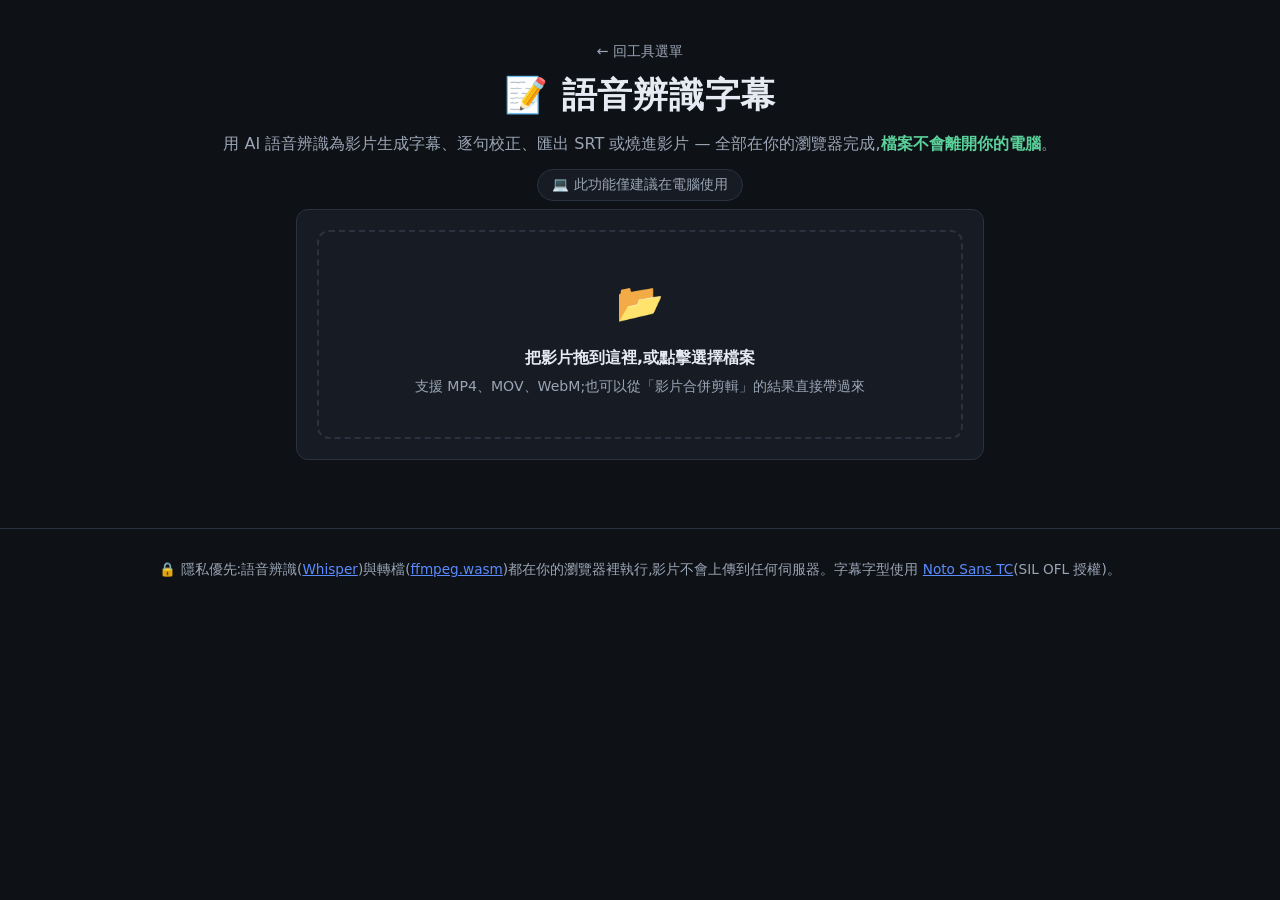
<file: subtitle.html>
<!DOCTYPE html>
<html lang="zh-Hant">
<head>
  <meta charset="UTF-8">
  <meta name="viewport" content="width=device-width, initial-scale=1.0">
  <title>語音辨識字幕 — 影片小工具箱</title>
  <meta name="description" content="在瀏覽器裡用語音辨識為影片生成字幕、編輯校正、匯出 SRT 或燒進影片,檔案不會上傳到任何伺服器。">
  <link rel="stylesheet" href="style.css">
  <link rel="icon" href="data:image/svg+xml,<svg xmlns='http://www.w3.org/2000/svg' viewBox='0 0 100 100'><text y='.9em' font-size='90'>📝</text></svg>">
</head>
<body>
  <header class="site-header">
    <p class="back-link"><a href="index.html">← 回工具選單</a></p>
    <h1>📝 語音辨識字幕</h1>
    <p class="tagline">用 AI 語音辨識為影片生成字幕、逐句校正、匯出 SRT 或燒進影片 — 全部在你的瀏覽器完成,<strong>檔案不會離開你的電腦</strong>。</p>
    <p class="desktop-hint">💻 此功能僅建議在電腦使用</p>
  </header>

  <main>
    <!-- 選擇檔案 -->
    <section class="card" id="pick-card">
      <div id="drop-zone" class="drop-zone" tabindex="0" role="button" aria-label="選擇或拖放影片檔">
        <div class="drop-icon" aria-hidden="true">📂</div>
        <p class="drop-title">把影片拖到這裡,或點擊選擇檔案</p>
        <p class="drop-hint">支援 MP4、MOV、WebM;也可以從「影片合併剪輯」的結果直接帶過來</p>
        <input type="file" id="file-input" accept="video/mp4,video/quicktime,video/webm,.mp4,.mov,.webm" hidden>
      </div>
      <p id="file-error" class="error-msg" hidden></p>
    </section>

    <!-- 辨識 -->
    <section class="card" id="asr-card" hidden>
      <div class="file-info">
        <span id="file-name"></span>
        <button type="button" id="change-file-btn" class="btn btn-ghost">換一個影片</button>
      </div>

      <div class="video-wrap">
        <video id="video-preview" controls playsinline></video>
        <div id="caption-overlay" class="caption-overlay" hidden></div>
      </div>

      <p class="merge-hint" id="model-notice">ℹ️ 首次使用需下載語音辨識模型(<strong>約 250 MB</strong>,Whisper small 量化版),
        只需下載一次,之後由瀏覽器快取。辨識全程在你的電腦上執行,速度取決於電腦效能,
        長片可能需要比影片本身更久的時間,建議先用短片試試。</p>

      <button type="button" id="asr-btn" class="btn btn-primary">🎙️ 開始辨識(繁體中文)</button>

      <div id="progress-area" class="progress-area" hidden>
        <p id="progress-text">準備中…</p>
        <div class="progress-track"><div id="progress-bar" class="progress-bar"></div></div>
        <button type="button" id="cancel-btn" class="btn btn-ghost">取消</button>
      </div>
      <p id="asr-error" class="error-msg" hidden></p>
    </section>

    <!-- 字幕編輯 -->
    <section class="card" id="editor-card" hidden>
      <div class="list-header">
        <h2 class="section-title">✏️ 字幕編輯</h2>
        <p class="list-total" id="autosave-note">已自動暫存</p>
      </div>
      <p class="list-hint">點 ▶ 跳到該句播放(上方播放器會即時顯示字幕);直接修改文字與起訖秒數;可合併、拆分、新增、刪除。</p>

      <div class="offset-row">
        <span class="offset-label">⏱ 字幕時間位移</span>
        <button type="button" id="offset-minus" class="btn btn-small">−0.1 秒</button>
        <input type="number" id="offset-input" step="0.1" value="0"> 秒
        <button type="button" id="offset-plus" class="btn btn-small">＋0.1 秒</button>
        <span class="offset-hint">字幕比聲音早請往「＋」(全部延後)、太晚請往「−」;
          邊播放邊調,預覽字幕即時生效,匯出 SRT 與燒錄都會套用。</span>
      </div>

      <p id="draft-note" class="warn-msg" hidden></p>
      <ol id="sub-list" class="sub-list"></ol>
      <button type="button" id="add-end-btn" class="btn btn-ghost">＋ 在結尾新增一句</button>

      <div class="result-actions export-actions">
        <a id="srt-btn" class="btn btn-primary" download="subtitles.srt">⬇ 匯出 SRT 字幕檔</a>
        <button type="button" id="burn-btn" class="btn">🔥 字幕燒進影片(需再下載約 7 MB 字型)</button>
        <button type="button" id="publish-btn" class="btn">📦 產生發佈包</button>
      </div>

      <div id="burn-progress-area" class="progress-area" hidden>
        <p id="burn-progress-text">準備中…</p>
        <div class="progress-track"><div id="burn-progress-bar" class="progress-bar"></div></div>
        <button type="button" id="burn-cancel-btn" class="btn btn-ghost">取消</button>
      </div>
      <p id="burn-error" class="error-msg" hidden></p>
    </section>

    <!-- 燒錄結果 -->
    <section class="card" id="result-card" hidden>
      <h2 class="result-title">✅ 字幕已燒進影片!</h2>
      <video id="result-video" controls playsinline></video>
      <p class="result-meta">檔案大小:<strong id="result-size"></strong></p>
      <div class="result-actions">
        <a id="download-btn" class="btn btn-primary" download="subtitled.mp4">⬇ 下載 MP4</a>
      </div>
    </section>
  </main>

  <footer class="site-footer">
    <p>🔒 隱私優先:語音辨識(<a href="https://huggingface.co/Xenova/whisper-small" target="_blank" rel="noopener">Whisper</a>)與轉檔(<a href="https://ffmpegwasm.netlify.app/" target="_blank" rel="noopener">ffmpeg.wasm</a>)都在你的瀏覽器裡執行,影片不會上傳到任何伺服器。字幕字型使用 <a href="https://fonts.google.com/noto/specimen/Noto+Sans+TC" target="_blank" rel="noopener">Noto Sans TC</a>(SIL OFL 授權)。</p>
  </footer>

  <script src="ffmpeg-loader.js"></script>
  <script src="subtitle.js"></script>
</body>
</html>
</file>
<file: style.css>
/* ===== 影片轉 GIF 小工具 — 深色主題 ===== */

:root {
  --bg: #0e1116;
  --bg-card: #171c24;
  --bg-inset: #10151c;
  --border: #2a3240;
  --text: #e6eaf2;
  --text-dim: #9aa5b5;
  --accent: #5b8cff;
  --accent-hover: #7aa2ff;
  --accent-text: #0b1020;
  --warn: #ffc95c;
  --error: #ff7a7a;
  --ok: #5ad19a;
  --radius: 12px;
}

* { box-sizing: border-box; }

html { color-scheme: dark; }

body {
  margin: 0;
  background: var(--bg);
  color: var(--text);
  font-family: "Noto Sans TC", "PingFang TC", "Microsoft JhengHei",
    system-ui, -apple-system, "Segoe UI", sans-serif;
  line-height: 1.6;
  -webkit-font-smoothing: antialiased;
}

main {
  max-width: 720px;
  margin: 0 auto;
  padding: 0 16px 48px;
}

a { color: var(--accent); }

/* ---- 頁首 ---- */
.site-header {
  text-align: center;
  padding: 40px 16px 8px;
}

.site-header h1 {
  margin: 0 0 8px;
  font-size: clamp(1.6rem, 4vw, 2.2rem);
  letter-spacing: 0.02em;
}

.tagline {
  margin: 0;
  color: var(--text-dim);
}

.tagline strong { color: var(--ok); }

.desktop-hint {
  display: inline-block;
  margin: 12px 0 0;
  padding: 4px 14px;
  border: 1px solid var(--border);
  border-radius: 999px;
  color: var(--text-dim);
  font-size: 0.85rem;
  background: var(--bg-card);
}

.back-link {
  margin: 0 0 4px;
  font-size: 0.9rem;
}

.back-link a {
  color: var(--text-dim);
  text-decoration: none;
}

.back-link a:hover { color: var(--accent); }

/* ---- 工具選單 ---- */
.tool-menu {
  display: flex;
  flex-wrap: wrap;
  gap: 16px;
  margin: 28px 0;
}

.tool-card {
  flex: 1;
  min-width: 200px;
  display: block;
  background: var(--bg-card);
  border: 1px solid var(--border);
  border-radius: var(--radius);
  padding: 28px 24px;
  text-align: center;
  text-decoration: none;
  color: var(--text);
  transition: border-color 0.15s, transform 0.15s, background-color 0.15s;
}

.tool-card:hover {
  border-color: var(--accent);
  background: rgba(91, 140, 255, 0.06);
  transform: translateY(-2px);
}

.tool-icon { font-size: 2.6rem; }

.tool-card h2 {
  margin: 12px 0 8px;
  font-size: 1.2rem;
}

.tool-card p {
  margin: 0 0 16px;
  color: var(--text-dim);
  font-size: 0.9rem;
}

.tool-go {
  color: var(--accent);
  font-size: 0.9rem;
  font-weight: 600;
}

/* ---- 三步驟說明 ---- */
.steps {
  display: flex;
  align-items: stretch;
  justify-content: center;
  gap: 8px;
  margin: 24px 0;
}

.step {
  flex: 1;
  max-width: 190px;
  background: var(--bg-card);
  border: 1px solid var(--border);
  border-radius: var(--radius);
  padding: 14px 12px;
  text-align: center;
}

.step h2 {
  margin: 8px 0 4px;
  font-size: 1rem;
}

.step p {
  margin: 0;
  font-size: 0.82rem;
  color: var(--text-dim);
}

.step-num {
  width: 28px;
  height: 28px;
  margin: 0 auto;
  border-radius: 50%;
  background: var(--accent);
  color: var(--accent-text);
  font-weight: 700;
  display: flex;
  align-items: center;
  justify-content: center;
}

.step-arrow {
  align-self: center;
  color: var(--text-dim);
  font-size: 1.2rem;
}

/* ---- 卡片 ---- */
.card {
  background: var(--bg-card);
  border: 1px solid var(--border);
  border-radius: var(--radius);
  padding: 20px;
  margin-bottom: 20px;
}

/* ---- 拖放區 ---- */
.drop-zone {
  border: 2px dashed var(--border);
  border-radius: var(--radius);
  padding: 40px 16px;
  text-align: center;
  cursor: pointer;
  transition: border-color 0.15s, background-color 0.15s;
}

.drop-zone:hover,
.drop-zone:focus-visible,
.drop-zone.dragover {
  border-color: var(--accent);
  background: rgba(91, 140, 255, 0.06);
  outline: none;
}

.drop-icon { font-size: 2.4rem; }

.drop-title {
  margin: 12px 0 4px;
  font-weight: 600;
}

.drop-hint {
  margin: 0;
  color: var(--text-dim);
  font-size: 0.88rem;
}

/* ---- 工作區 ---- */
.file-info {
  display: flex;
  align-items: center;
  justify-content: space-between;
  gap: 12px;
  margin-bottom: 12px;
  color: var(--text-dim);
  font-size: 0.9rem;
  word-break: break-all;
}

#video-preview {
  width: 100%;
  max-height: 380px;
  border-radius: 8px;
  background: #000;
}

/* ---- 剪輯 / 選項 ---- */
fieldset {
  border: 1px solid var(--border);
  border-radius: var(--radius);
  margin: 16px 0 0;
  padding: 12px 16px 16px;
}

legend {
  padding: 0 8px;
  color: var(--text-dim);
  font-size: 0.88rem;
}

.trim-row {
  display: flex;
  align-items: center;
  gap: 10px;
  margin: 10px 0;
  flex-wrap: wrap;
}

.trim-row label {
  width: 64px;
  flex-shrink: 0;
  font-size: 0.9rem;
}

.trim-row input[type="range"] {
  flex: 1;
  min-width: 140px;
  accent-color: var(--accent);
}

.trim-row input[type="number"] {
  width: 84px;
  background: var(--bg-inset);
  color: var(--text);
  border: 1px solid var(--border);
  border-radius: 6px;
  padding: 6px 8px;
  font-size: 0.9rem;
}

.trim-summary {
  margin: 12px 0 0;
  font-size: 0.9rem;
  color: var(--text-dim);
  display: flex;
  align-items: center;
  gap: 12px;
  flex-wrap: wrap;
}

.trim-summary strong { color: var(--text); }

/* ---- 選項 chips ---- */
.option-group {
  display: flex;
  align-items: center;
  gap: 8px;
  flex-wrap: wrap;
  margin: 10px 0;
}

.option-label {
  width: 40px;
  flex-shrink: 0;
  font-size: 0.9rem;
}

.chip input { position: absolute; opacity: 0; pointer-events: none; }

.chip span {
  display: inline-block;
  padding: 6px 14px;
  border: 1px solid var(--border);
  border-radius: 999px;
  font-size: 0.85rem;
  color: var(--text-dim);
  cursor: pointer;
  transition: all 0.15s;
  user-select: none;
}

.chip input:checked + span {
  background: var(--accent);
  border-color: var(--accent);
  color: var(--accent-text);
  font-weight: 600;
}

.chip input:focus-visible + span {
  outline: 2px solid var(--accent-hover);
  outline-offset: 2px;
}

.chip:hover span { border-color: var(--accent); }

/* ---- 按鈕 ---- */
.btn {
  display: inline-flex;
  align-items: center;
  justify-content: center;
  gap: 6px;
  border: 1px solid var(--border);
  border-radius: 8px;
  background: var(--bg-inset);
  color: var(--text);
  padding: 10px 18px;
  font-size: 0.95rem;
  font-family: inherit;
  cursor: pointer;
  text-decoration: none;
  transition: all 0.15s;
}

.btn:hover { border-color: var(--accent); }

.btn-primary {
  background: var(--accent);
  border-color: var(--accent);
  color: var(--accent-text);
  font-weight: 700;
  width: 100%;
  margin-top: 20px;
  padding: 13px 18px;
  font-size: 1.05rem;
}

.btn-primary:hover { background: var(--accent-hover); }

.btn-primary:disabled {
  opacity: 0.5;
  cursor: not-allowed;
}

.btn-ghost {
  background: transparent;
  color: var(--text-dim);
  padding: 6px 12px;
  font-size: 0.85rem;
  flex-shrink: 0;
}

.btn-small {
  padding: 4px 10px;
  font-size: 0.8rem;
  color: var(--text-dim);
}

/* ---- 影片清單(合併剪輯) ---- */
.list-header {
  display: flex;
  align-items: baseline;
  justify-content: space-between;
  gap: 12px;
  flex-wrap: wrap;
}

.section-title {
  margin: 0;
  font-size: 1.05rem;
}

.list-total {
  margin: 0;
  color: var(--text-dim);
  font-size: 0.9rem;
}

.list-total strong { color: var(--text); }

.list-hint {
  margin: 8px 0 0;
  color: var(--text-dim);
  font-size: 0.85rem;
}

.video-list {
  list-style: none;
  margin: 16px 0;
  padding: 0;
  display: flex;
  flex-direction: column;
  gap: 8px;
}

.video-item {
  display: flex;
  align-items: center;
  gap: 10px;
  background: var(--bg-inset);
  border: 1px solid var(--border);
  border-radius: 10px;
  padding: 10px 12px;
}

.video-item.selected { border-color: var(--accent); }

.video-item.dragging { opacity: 0.4; }

.video-item.drop-target {
  border-color: var(--accent);
  background: rgba(91, 140, 255, 0.1);
}

.drag-handle {
  cursor: grab;
  color: var(--text-dim);
  font-size: 1.1rem;
  user-select: none;
  flex-shrink: 0;
}

.item-index {
  width: 24px;
  height: 24px;
  flex-shrink: 0;
  border-radius: 50%;
  background: var(--border);
  color: var(--text);
  font-size: 0.8rem;
  font-weight: 700;
  display: flex;
  align-items: center;
  justify-content: center;
}

.item-info {
  flex: 1;
  min-width: 0;
}

.item-name {
  font-size: 0.92rem;
  overflow: hidden;
  text-overflow: ellipsis;
  white-space: nowrap;
}

.item-meta {
  color: var(--text-dim);
  font-size: 0.8rem;
}

.item-actions {
  display: flex;
  gap: 6px;
  flex-shrink: 0;
}

.item-actions .btn:disabled {
  opacity: 0.35;
  cursor: not-allowed;
}

#editor-video,
#result-video {
  width: 100%;
  max-height: 380px;
  border-radius: 8px;
  background: #000;
}

.merge-summary {
  margin: 0;
  font-size: 0.95rem;
  color: var(--text-dim);
}

.merge-summary strong { color: var(--text); }

.merge-hint {
  margin: 8px 0 0;
  color: var(--text-dim);
  font-size: 0.85rem;
}

/* ---- 自動剪輯開關 ---- */
.switch-row {
  display: flex;
  align-items: center;
  gap: 10px;
  cursor: pointer;
  margin: 6px 0;
  user-select: none;
}

.switch-row input {
  position: absolute;
  opacity: 0;
  pointer-events: none;
}

.switch-track {
  width: 40px;
  height: 22px;
  flex-shrink: 0;
  border-radius: 999px;
  background: var(--bg-inset);
  border: 1px solid var(--border);
  position: relative;
  transition: background-color 0.15s, border-color 0.15s;
}

.switch-track::after {
  content: "";
  position: absolute;
  top: 2px;
  left: 2px;
  width: 16px;
  height: 16px;
  border-radius: 50%;
  background: var(--text-dim);
  transition: transform 0.15s, background-color 0.15s;
}

.switch-row input:checked + .switch-track {
  background: var(--accent);
  border-color: var(--accent);
}

.switch-row input:checked + .switch-track::after {
  transform: translateX(18px);
  background: var(--accent-text);
}

.switch-row input:focus-visible + .switch-track {
  outline: 2px solid var(--accent-hover);
  outline-offset: 2px;
}

.switch-label { font-size: 0.95rem; }

/* ---- 自動剪輯預覽 ---- */
.analysis-notes {
  list-style: none;
  margin: 12px 0 0;
  padding: 10px 12px;
  border: 1px solid var(--border);
  border-radius: 8px;
  background: var(--bg-inset);
  color: var(--text-dim);
  font-size: 0.85rem;
  display: flex;
  flex-direction: column;
  gap: 6px;
}

.cut-list {
  list-style: none;
  margin: 12px 0;
  padding: 0;
  display: flex;
  flex-direction: column;
  gap: 6px;
  max-height: 320px;
  overflow-y: auto;
}

.cut-item {
  display: flex;
  align-items: center;
  justify-content: space-between;
  gap: 10px;
  background: var(--bg-inset);
  border: 1px solid var(--border);
  border-radius: 8px;
  padding: 8px 12px;
  font-size: 0.88rem;
}

.cut-item.kept { opacity: 0.55; }

.cut-item.kept .cut-desc { text-decoration: line-through; }

.cut-desc {
  min-width: 0;
  overflow: hidden;
  text-overflow: ellipsis;
  white-space: nowrap;
}

.cut-check {
  display: flex;
  align-items: center;
  gap: 6px;
  color: var(--text-dim);
  cursor: pointer;
  flex-shrink: 0;
  user-select: none;
}

.cut-check input { accent-color: var(--accent); }

.cut-stats {
  margin: 12px 0;
  font-size: 0.92rem;
  color: var(--text-dim);
}

.cut-stats strong { color: var(--text); }

/* ---- 字幕編輯器 ---- */
.video-wrap { position: relative; }

.caption-overlay {
  position: absolute;
  left: 6%;
  right: 6%;
  bottom: 12%;
  text-align: center;
  color: #fff;
  font-size: 1.05rem;
  line-height: 1.4;
  text-shadow: 0 0 4px #000, 0 2px 4px #000, 0 0 8px #000;
  pointer-events: none;
  user-select: none;
}

.offset-row {
  display: flex;
  align-items: center;
  gap: 8px;
  flex-wrap: wrap;
  margin: 12px 0;
  padding: 10px 12px;
  background: var(--bg-inset);
  border: 1px solid var(--border);
  border-radius: 8px;
}

.offset-label {
  font-size: 0.9rem;
  flex-shrink: 0;
}

.offset-row input[type="number"] {
  width: 80px;
  background: var(--bg-card);
  color: var(--text);
  border: 1px solid var(--border);
  border-radius: 6px;
  padding: 5px 8px;
  font-size: 0.9rem;
}

.offset-hint {
  flex-basis: 100%;
  color: var(--text-dim);
  font-size: 0.8rem;
}
.sub-list {
  list-style: none;
  margin: 12px 0;
  padding: 0;
  display: flex;
  flex-direction: column;
  gap: 6px;
  max-height: 420px;
  overflow-y: auto;
}

.sub-row {
  display: flex;
  align-items: center;
  gap: 6px;
  background: var(--bg-inset);
  border: 1px solid var(--border);
  border-radius: 8px;
  padding: 6px 10px;
}

.sub-row.active { border-color: var(--accent); }

.sub-play { flex-shrink: 0; }

.sub-time {
  width: 76px;
  flex-shrink: 0;
  background: var(--bg-card);
  color: var(--text);
  border: 1px solid var(--border);
  border-radius: 6px;
  padding: 5px 6px;
  font-size: 0.85rem;
}

.sub-dash { color: var(--text-dim); }

.sub-text {
  flex: 1;
  min-width: 120px;
  background: var(--bg-card);
  color: var(--text);
  border: 1px solid var(--border);
  border-radius: 6px;
  padding: 5px 8px;
  font-size: 0.92rem;
}

.sub-text:focus,
.sub-time:focus {
  outline: none;
  border-color: var(--accent);
}

.sub-actions {
  display: flex;
  gap: 4px;
  flex-shrink: 0;
}

.export-actions { margin-top: 16px; }

@media (max-width: 560px) {
  .sub-row { flex-wrap: wrap; }
  .sub-text { width: 100%; order: 5; }
}

/* ---- 進度 ---- */
.progress-area {
  margin-top: 20px;
  text-align: center;
}

#progress-text {
  margin: 0 0 10px;
  color: var(--text-dim);
  font-size: 0.9rem;
}

.progress-track {
  height: 10px;
  border-radius: 999px;
  background: var(--bg-inset);
  border: 1px solid var(--border);
  overflow: hidden;
  margin-bottom: 12px;
}

.progress-bar {
  height: 100%;
  width: 0%;
  border-radius: 999px;
  background: linear-gradient(90deg, var(--accent), #8ad1ff);
  transition: width 0.2s;
}

/* ---- 結果 ---- */
#result-card { text-align: center; }

.result-title { margin: 0 0 16px; font-size: 1.2rem; color: var(--ok); }

#gif-preview {
  max-width: 100%;
  border-radius: 8px;
  border: 1px solid var(--border);
}

.result-meta {
  color: var(--text-dim);
  font-size: 0.9rem;
}

.result-meta strong { color: var(--text); }

.result-actions {
  display: flex;
  gap: 12px;
  justify-content: center;
  flex-wrap: wrap;
}

.result-actions .btn-primary {
  width: auto;
  margin-top: 0;
}

/* ---- 訊息 ---- */
.error-msg {
  color: var(--error);
  font-size: 0.9rem;
  margin: 12px 0 0;
  white-space: pre-line;
}

.warn-msg {
  color: var(--warn);
  font-size: 0.88rem;
  background: rgba(255, 201, 92, 0.08);
  border: 1px solid rgba(255, 201, 92, 0.3);
  border-radius: 8px;
  padding: 10px 12px;
  margin: 12px 0 0;
}

/* ---- 發佈準備包 ---- */
.platform-guide {
  display: flex;
  gap: 12px;
  margin-top: 12px;
  flex-wrap: wrap;
}

.platform {
  flex: 1;
  min-width: 180px;
  background: var(--bg-inset);
  border: 1px solid var(--border);
  border-radius: 8px;
  padding: 10px 14px;
}

.platform h3 {
  margin: 0 0 4px;
  font-size: 0.95rem;
}

.platform p {
  margin: 0;
  color: var(--text-dim);
  font-size: 0.83rem;
}

.version-row {
  display: flex;
  align-items: center;
  justify-content: space-between;
  gap: 16px;
  border-top: 1px solid var(--border);
  margin-top: 16px;
  padding-top: 16px;
  flex-wrap: wrap;
}

.version-row > div { flex: 1; min-width: 240px; }

.version-title { margin: 0 0 4px; font-size: 1rem; }

.version-desc {
  margin: 0 0 8px;
  color: var(--text-dim);
  font-size: 0.85rem;
}

.btn-inline {
  width: auto;
  margin-top: 0;
  flex-shrink: 0;
}

.portrait-result {
  margin-top: 16px;
  text-align: center;
}

#portrait-video {
  max-height: 420px;
  max-width: 100%;
  border-radius: 8px;
  background: #000;
}

.thumb-grid {
  display: grid;
  grid-template-columns: repeat(auto-fill, minmax(150px, 1fr));
  gap: 10px;
  margin: 14px 0;
}

.thumb-btn {
  position: relative;
  padding: 0;
  border: 2px solid var(--border);
  border-radius: 8px;
  overflow: hidden;
  cursor: pointer;
  background: #000;
  line-height: 0;
}

.thumb-btn img { width: 100%; }

.thumb-btn span {
  position: absolute;
  right: 6px;
  bottom: 6px;
  background: rgba(0, 0, 0, 0.7);
  color: #fff;
  font-size: 0.75rem;
  line-height: 1.4;
  padding: 1px 6px;
  border-radius: 4px;
}

.thumb-btn:hover { border-color: var(--accent); }

.thumb-btn.selected { border-color: var(--accent); box-shadow: 0 0 0 2px var(--accent); }

.cover-area {
  margin-top: 14px;
  text-align: center;
}

#cover-preview {
  max-width: 100%;
  max-height: 300px;
  border-radius: 8px;
  border: 1px solid var(--border);
  margin-bottom: 10px;
}

.ok-msg {
  color: var(--ok);
  font-size: 0.9rem;
  margin: 10px 0 0;
  text-align: center;
}

.btn-disabled {
  opacity: 0.45;
  pointer-events: none;
}

/* ---- 腳本轉影片 ---- */
.wizard-nav {
  display: flex;
  align-items: center;
  justify-content: center;
  gap: 6px;
  margin: 24px 0;
  flex-wrap: wrap;
}

.wizard-step {
  display: inline-flex;
  align-items: center;
  gap: 8px;
  background: var(--bg-card);
  border: 1px solid var(--border);
  border-radius: 999px;
  color: var(--text-dim);
  padding: 7px 16px 7px 8px;
  font-family: inherit;
  font-size: 0.9rem;
  cursor: pointer;
  transition: border-color 0.15s, color 0.15s, background-color 0.15s;
}

.wizard-step:hover:not(:disabled) { border-color: var(--accent); }

.wizard-step:disabled { opacity: 0.45; cursor: not-allowed; }

.wizard-step.is-active {
  border-color: var(--accent);
  color: var(--text);
  background: rgba(91, 140, 255, 0.08);
}

.wizard-step .step-num {
  width: 22px;
  height: 22px;
  font-size: 0.78rem;
  margin: 0;
}

.tpl-box { margin-top: 16px; }

.tpl-box .option-group { margin: 4px 0 10px; }

.tpl-topic {
  flex: 1;
  min-width: 200px;
  background: var(--bg-inset);
  color: var(--text);
  border: 1px solid var(--border);
  border-radius: 6px;
  padding: 8px 10px;
  font-family: inherit;
  font-size: 0.92rem;
}

.tpl-topic:focus {
  outline: none;
  border-color: var(--accent);
}

.script-input {
  width: 100%;
  background: var(--bg-inset);
  color: var(--text);
  border: 1px solid var(--border);
  border-radius: 8px;
  padding: 12px;
  font-family: inherit;
  font-size: 0.95rem;
  line-height: 1.7;
  resize: vertical;
  margin-top: 8px;
}

.script-input:focus {
  outline: none;
  border-color: var(--accent);
}

.scene-list {
  list-style: none;
  margin: 16px 0;
  padding: 0;
  display: flex;
  flex-direction: column;
  gap: 10px;
}

.scene-card {
  display: flex;
  gap: 12px;
  background: var(--bg-inset);
  border: 1px solid var(--border);
  border-radius: 10px;
  padding: 12px;
}

.scene-thumb {
  width: 72px;
  height: 128px;
  border-radius: 8px;
  overflow: hidden;
  flex-shrink: 0;
  display: flex;
  align-items: center;
  justify-content: center;
  color: rgba(255, 255, 255, 0.85);
  font-size: 0.75rem;
  border: 1px solid var(--border);
  background: var(--bg-card);
}

.scene-thumb img {
  width: 100%;
  height: 100%;
  object-fit: cover;
}

.scene-body {
  flex: 1;
  min-width: 0;
  display: flex;
  flex-direction: column;
  gap: 8px;
}

.scene-head {
  display: flex;
  align-items: center;
  gap: 8px;
}

.scene-kind {
  color: var(--text-dim);
  font-size: 0.8rem;
}

.scene-text {
  width: 100%;
  background: var(--bg-card);
  color: var(--text);
  border: 1px solid var(--border);
  border-radius: 6px;
  padding: 6px 10px;
  font-family: inherit;
  font-size: 0.92rem;
  line-height: 1.6;
  resize: vertical;
}

.scene-text:focus {
  outline: none;
  border-color: var(--accent);
}

.scene-actions {
  display: flex;
  gap: 6px;
  flex-wrap: wrap;
}

/* ---- 場景素材與運鏡(摺疊) ---- */
.scene-adv {
  background: var(--bg-card);
  border: 1px solid var(--border);
  border-radius: 8px;
  padding: 0 10px;
}

.scene-adv summary {
  cursor: pointer;
  padding: 8px 2px;
  font-size: 0.85rem;
  color: var(--text-dim);
  user-select: none;
}

.scene-adv summary:hover { color: var(--text); }

.scene-adv[open] summary { border-bottom: 1px solid var(--border); }

.scene-adv .list-hint { margin: 6px 0; font-size: 0.8rem; }

.scene-adv .field-row { margin: 8px 0 12px; }

.scene-adv .field-row select {
  flex: 1;
  min-width: 160px;
  background: var(--bg-inset);
  color: var(--text);
  border: 1px solid var(--border);
  border-radius: 6px;
  padding: 6px 10px;
  font-family: inherit;
  font-size: 0.88rem;
}

.media-row {
  display: flex;
  align-items: flex-start;
  gap: 10px;
  flex-wrap: wrap;
  padding: 10px 0 2px;
}

.media-cell {
  display: flex;
  flex-direction: column;
  gap: 4px;
  align-items: center;
}

.media-thumb {
  width: 60px;
  height: 106px;
  object-fit: cover;
  border-radius: 6px;
  border: 1px solid var(--border);
  cursor: pointer;
  display: block;
}

.media-thumb:hover { border-color: var(--accent); }

.media-ctrl {
  display: flex;
  gap: 2px;
}

.media-ctrl .btn {
  padding: 2px 6px;
  font-size: 0.72rem;
}

.media-ctrl .btn:disabled {
  opacity: 0.35;
  cursor: not-allowed;
}

.media-add { align-self: center; }

.media-cell { position: relative; }

.media-video-badge {
  position: absolute;
  right: 4px;
  top: 4px;
  background: rgba(0, 0, 0, 0.65);
  border-radius: 6px;
  font-size: 0.72rem;
  line-height: 1.5;
  padding: 0 4px;
  pointer-events: none;
}

/* ---- 場景音效 / BGM ---- */
.sfx-row {
  display: flex;
  align-items: center;
  gap: 8px;
  flex-wrap: wrap;
  margin: 4px 0 12px;
}

.sfx-name {
  max-width: 40%;
  overflow: hidden;
  text-overflow: ellipsis;
  white-space: nowrap;
  font-size: 0.85rem;
}

.sfx-vol {
  flex: 1;
  min-width: 100px;
  accent-color: var(--accent);
}

.bgm-row {
  display: flex;
  align-items: center;
  gap: 10px;
  flex-wrap: wrap;
  margin: 8px 0;
}

.bgm-name {
  color: var(--text-dim);
  font-size: 0.9rem;
  overflow: hidden;
  text-overflow: ellipsis;
  white-space: nowrap;
  max-width: 55%;
}

.depth-status {
  color: var(--text-dim);
  font-size: 0.8rem;
}

.rec-live {
  border-color: var(--error) !important;
  color: var(--error) !important;
  animation: rec-pulse 1s infinite;
}

@keyframes rec-pulse {
  50% { opacity: 0.55; }
}

.scene-actions .btn:disabled {
  opacity: 0.35;
  cursor: not-allowed;
}

/* ---- 語音角色 ---- */
.char-list {
  list-style: none;
  margin: 14px 0;
  padding: 0;
  display: flex;
  flex-direction: column;
  gap: 12px;
}

.char-card {
  background: var(--bg-inset);
  border: 1px solid var(--border);
  border-radius: 10px;
  padding: 12px 14px;
}

.char-head {
  display: flex;
  align-items: center;
  gap: 8px;
  flex-wrap: wrap;
}

.char-dot {
  width: 14px;
  height: 14px;
  border-radius: 50%;
  flex-shrink: 0;
}

.char-name {
  flex: 1;
  min-width: 100px;
  background: var(--bg-card);
  color: var(--text);
  border: 1px solid var(--border);
  border-radius: 6px;
  padding: 6px 10px;
  font-family: inherit;
  font-size: 0.95rem;
  font-weight: 600;
}

.char-name:focus {
  outline: none;
  border-color: var(--accent);
}

.char-tag {
  color: var(--text-dim);
  font-size: 0.78rem;
  border: 1px solid var(--border);
  border-radius: 999px;
  padding: 2px 10px;
}

.range-val {
  width: 46px;
  flex-shrink: 0;
  color: var(--text-dim);
  font-size: 0.88rem;
  text-align: right;
}

.char-colors {
  display: flex;
  align-items: center;
  gap: 8px;
  flex-wrap: wrap;
  margin-top: 10px;
}

.char-colors .option-label { width: 48px; }

.char-swatch {
  width: 22px;
  height: 22px;
  border-radius: 50%;
  border: 2px solid transparent;
  cursor: pointer;
  padding: 0;
  transition: transform 0.1s, border-color 0.1s;
}

.char-swatch:hover { transform: scale(1.15); }

.char-swatch.selected {
  border-color: #fff;
  box-shadow: 0 0 0 2px var(--accent);
}

.scene-char {
  margin-left: auto;
  max-width: 46%;
  background: var(--bg-card);
  color: var(--text);
  border: 1px solid var(--border);
  border-radius: 6px;
  padding: 4px 8px;
  font-family: inherit;
  font-size: 0.85rem;
  font-weight: 600;
}

.field-row {
  display: flex;
  align-items: center;
  gap: 10px;
  margin: 10px 0;
  flex-wrap: wrap;
}

.field-row label {
  width: 48px;
  flex-shrink: 0;
  font-size: 0.9rem;
}

.field-row select {
  flex: 1;
  min-width: 200px;
  background: var(--bg-inset);
  color: var(--text);
  border: 1px solid var(--border);
  border-radius: 6px;
  padding: 8px 10px;
  font-family: inherit;
  font-size: 0.9rem;
}

.field-row input[type="range"] {
  flex: 1;
  min-width: 140px;
  accent-color: var(--accent);
}

.canvas-wrap {
  display: flex;
  justify-content: center;
  background: var(--bg-inset);
  border: 1px solid var(--border);
  border-radius: 10px;
  padding: 12px;
}

#stage {
  height: 52vh;
  max-height: 560px;
  width: auto;
  max-width: 100%;
  border-radius: 8px;
  background: #000;
}

.kokoro-box {
  margin-top: 16px;
  border: 1px solid rgba(99, 179, 237, 0.3);
  background: rgba(99, 179, 237, 0.06);
  border-radius: 10px;
  padding: 14px 18px;
  font-size: 0.88rem;
}

.kokoro-box h3 {
  margin: 0 0 8px;
  font-size: 0.95rem;
  color: var(--accent);
}

.kokoro-box .field-row {
  margin: 10px 0 12px;
}

.sel-small {
  padding: 4px 8px;
  border-radius: 6px;
  border: 1px solid var(--border);
  background: var(--surface);
  color: var(--text);
  font-size: 0.85rem;
}

.dur-input {
  width: 64px;
  padding: 3px 6px;
  border-radius: 5px;
  border: 1px solid var(--border);
  background: var(--surface);
  color: var(--text);
  font-size: 0.82rem;
  text-align: center;
  margin: 0 4px;
}

.fal-key-input {
  flex: 1;
  min-width: 0;
  padding: 6px 10px;
  border-radius: 6px;
  border: 1px solid var(--border);
  background: var(--surface);
  color: var(--text);
  font-size: 0.85rem;
  font-family: monospace;
}

.howto-box {
  margin-top: 20px;
  border: 1px solid rgba(255, 201, 92, 0.3);
  background: rgba(255, 201, 92, 0.06);
  border-radius: 10px;
  padding: 14px 18px;
  font-size: 0.88rem;
}

.howto-box h3 {
  margin: 0 0 8px;
  font-size: 0.95rem;
  color: var(--warn);
}

.howto-box p {
  margin: 8px 0 0;
  color: var(--text-dim);
}

.howto-box ol {
  margin: 8px 0 0;
  padding-left: 22px;
  color: var(--text-dim);
}

.howto-box strong { color: var(--text); }

.wizard-actions {
  display: flex;
  gap: 10px;
  justify-content: space-between;
  margin-top: 20px;
  flex-wrap: wrap;
}

.wizard-actions .btn-primary {
  width: auto;
  margin-top: 0;
}

.gen-result {
  margin-top: 24px;
  text-align: center;
}

.gen-result #result-video {
  width: auto;
  max-width: 100%;
  max-height: 480px;
  border-radius: 8px;
  background: #000;
}

.scene-thumb.has-img {
  cursor: pointer;
  position: relative;
}

.scene-thumb.has-img:hover { border-color: var(--accent); }

.thumb-crop-badge {
  position: absolute;
  right: 3px;
  bottom: 3px;
  background: rgba(0, 0, 0, 0.65);
  border-radius: 6px;
  font-size: 0.7rem;
  line-height: 1.5;
  padding: 0 4px;
  pointer-events: none;
}

/* ---- 裁剪彈窗 ---- */
.modal-backdrop[hidden] { display: none; } /* display:flex 會蓋過 hidden,需明確處理 */

.modal-backdrop {
  position: fixed;
  inset: 0;
  background: rgba(0, 0, 0, 0.65);
  display: flex;
  align-items: center;
  justify-content: center;
  padding: 16px;
  z-index: 50;
}

.modal {
  background: var(--bg-card);
  border: 1px solid var(--border);
  border-radius: var(--radius);
  width: min(640px, 100%);
  max-height: 92vh;
  overflow: auto;
  padding: 16px 18px 18px;
}

.modal-head {
  display: flex;
  align-items: center;
  justify-content: space-between;
  gap: 12px;
}

.modal-head h3 {
  margin: 0;
  font-size: 1.05rem;
}

.crop-area {
  display: flex;
  justify-content: center;
  margin: 14px 0;
}

.crop-stage {
  position: relative;
  overflow: hidden;      /* 讓框外遮罩(box-shadow)不外溢 */
  touch-action: none;    /* 拖曳時不觸發頁面捲動(觸控) */
  user-select: none;
  border-radius: 6px;
  line-height: 0;
}

#crop-canvas { display: block; }

.crop-box {
  position: absolute;
  box-sizing: border-box;
  border: 2px solid var(--accent);
  box-shadow: 0 0 0 9999px rgba(0, 0, 0, 0.6); /* 框外半透明黑遮罩 */
  cursor: move;
}

.crop-handle {
  position: absolute;
  width: 18px;
  height: 18px;
  background: var(--accent);
  border: 2px solid #fff;
  border-radius: 50%;
  box-sizing: border-box;
}

.crop-handle[data-corner="nw"] { left: -10px; top: -10px; cursor: nwse-resize; }
.crop-handle[data-corner="ne"] { right: -10px; top: -10px; cursor: nesw-resize; }
.crop-handle[data-corner="sw"] { left: -10px; bottom: -10px; cursor: nesw-resize; }
.crop-handle[data-corner="se"] { right: -10px; bottom: -10px; cursor: nwse-resize; }

.modal-actions {
  display: flex;
  gap: 10px;
  justify-content: flex-end;
  flex-wrap: wrap;
}

.modal-actions .btn-primary {
  width: auto;
  margin-top: 0;
}

@media (max-width: 560px) {
  .scene-card { flex-wrap: wrap; }
  .scene-head { flex-wrap: wrap; }
  .scene-char { margin-left: 0; max-width: 100%; }
  .char-head .btn { flex-shrink: 0; }
  .wizard-actions { flex-direction: column; }
  .modal { padding: 12px; }
  .modal-actions .btn { flex: 1; }
}

/* ---- 頁尾 ---- */
.site-footer {
  text-align: center;
  color: var(--text-dim);
  font-size: 0.85rem;
  padding: 16px;
  border-top: 1px solid var(--border);
}

/* ---- 手機 ---- */
@media (max-width: 560px) {
  .steps { flex-direction: column; align-items: center; }
  .step { max-width: 100%; width: 100%; }
  .step-arrow { transform: rotate(90deg); }
  .trim-row label { width: 100%; }
  .option-label { width: 100%; }
  .tool-menu { flex-direction: column; }
  .video-item { flex-wrap: wrap; }
  .item-info { min-width: 60%; }
  .item-actions { width: 100%; justify-content: flex-end; }
}

/* ========================================
   腳本轉影片 — 極致版新增樣式
   ======================================== */

/* ---- 場景拖曳排序 ---- */
.drag-handle {
  cursor: grab;
  color: var(--text-dim);
  font-size: 1.2rem;
  user-select: none;
  flex-shrink: 0;
  align-self: center;
  padding: 0 4px;
  opacity: 0.45;
  transition: opacity 0.15s, color 0.15s;
  letter-spacing: -1px;
  line-height: 1;
}
.drag-handle:hover { opacity: 1; color: var(--accent); }
.drag-handle:active { cursor: grabbing; }
.scene-card.dragging { opacity: 0.3; border-style: dashed; }
.scene-card.drag-over {
  border-color: var(--accent);
  background: rgba(91, 140, 255, 0.1);
  box-shadow: 0 0 0 2px var(--accent) inset;
}

/* ---- 場景搜尋 ---- */
.scene-search-row {
  display: flex;
  align-items: center;
  gap: 8px;
  margin: 10px 0 6px;
}
.scene-search {
  flex: 1;
  background: var(--bg-inset);
  color: var(--text);
  border: 1px solid var(--border);
  border-radius: 8px;
  padding: 8px 12px;
  font-family: inherit;
  font-size: 0.9rem;
}
.scene-search:focus { outline: none; border-color: var(--accent); }
.scene-search-count {
  color: var(--text-dim);
  font-size: 0.8rem;
  flex-shrink: 0;
  white-space: nowrap;
}

/* ---- 場景預估時長徽章 ---- */
.scene-dur {
  margin-left: 4px;
  color: var(--text-dim);
  font-size: 0.73rem;
  background: var(--bg-card);
  border: 1px solid var(--border);
  border-radius: 999px;
  padding: 1px 8px;
  flex-shrink: 0;
  white-space: nowrap;
}

/* ---- 批次 AI 生圖狀態列 ---- */
.batch-ai-row {
  display: flex;
  align-items: center;
  gap: 8px;
  flex-wrap: wrap;
  margin: 4px 0;
}

/* ---- 輸出設定 fieldset ---- */
.output-fieldset .option-group { margin: 8px 0 4px; }

/* ---- 字幕 Y 位置滑桿 ---- */
.pos-y-row { margin: 8px 0; }

/* ---- 濾鏡 chip 寬一點 ---- */
.filter-group .chip span { min-width: 48px; text-align: center; }
</file>
